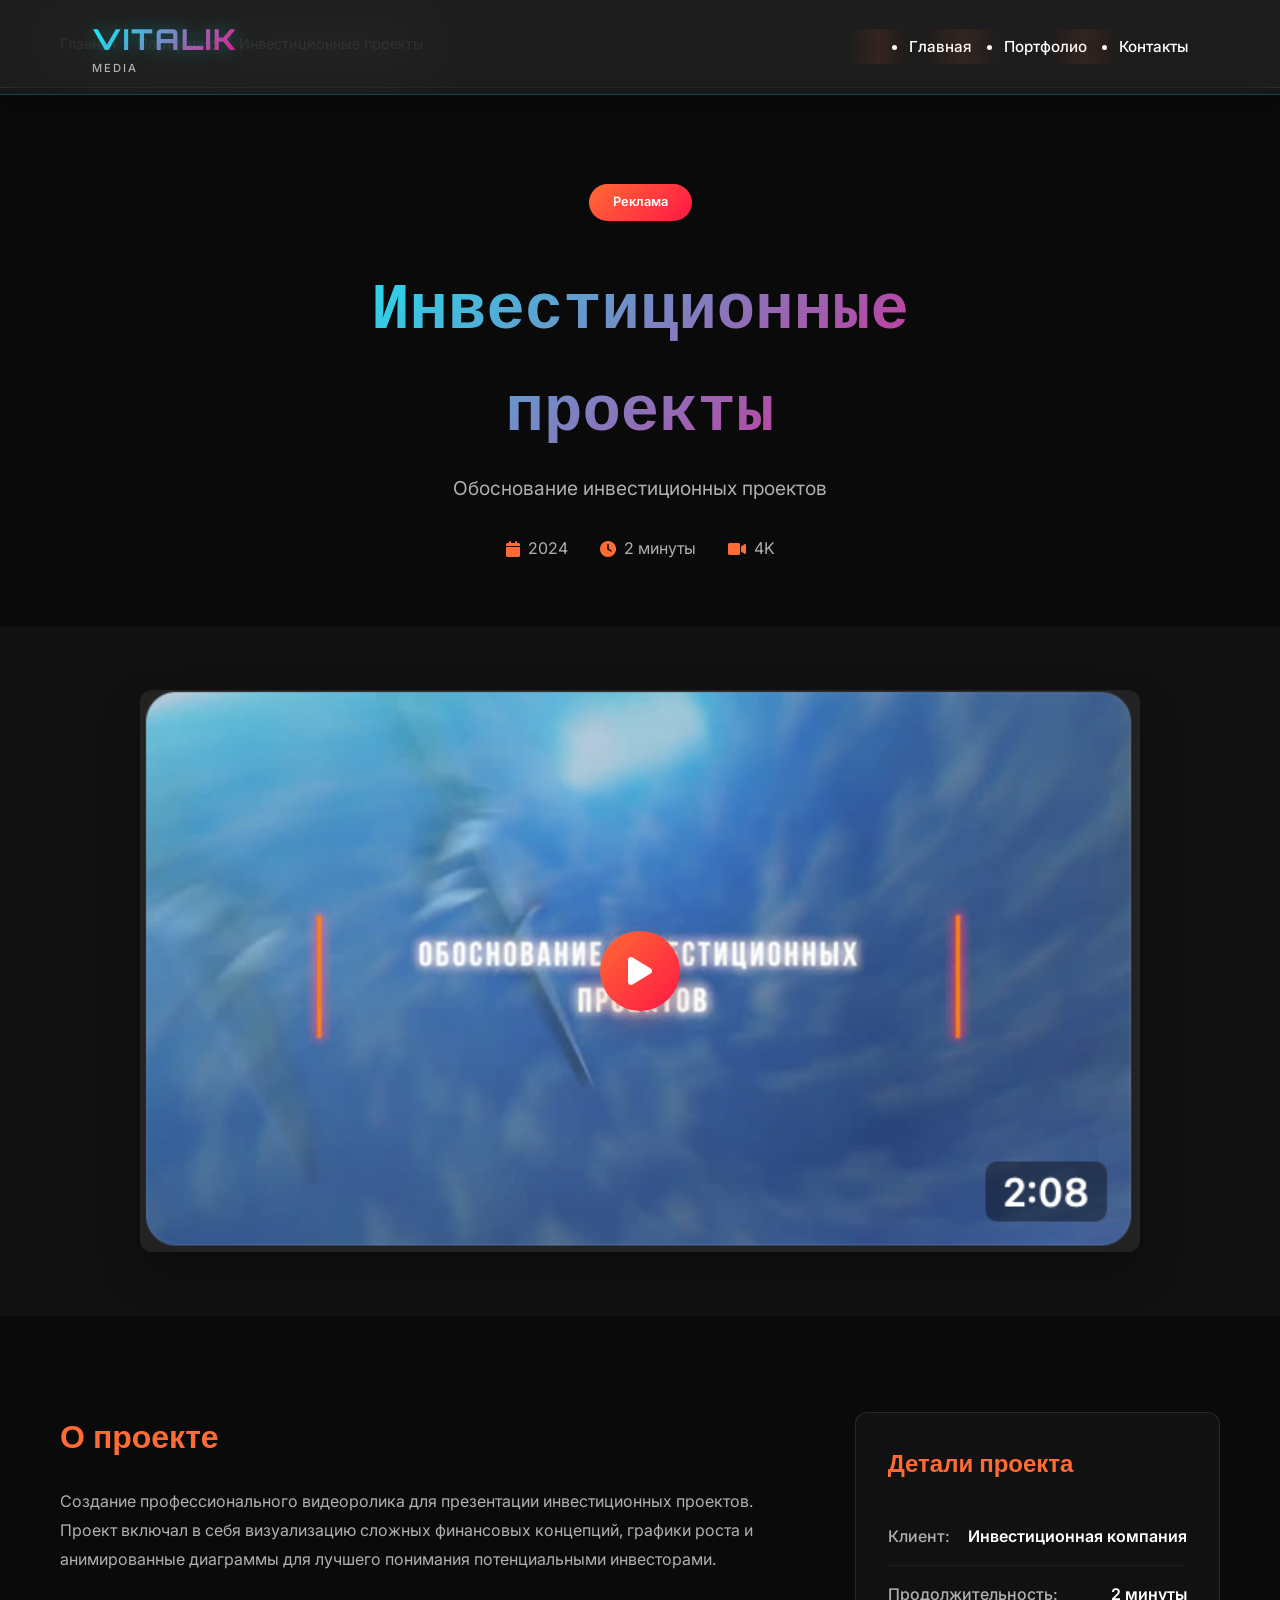
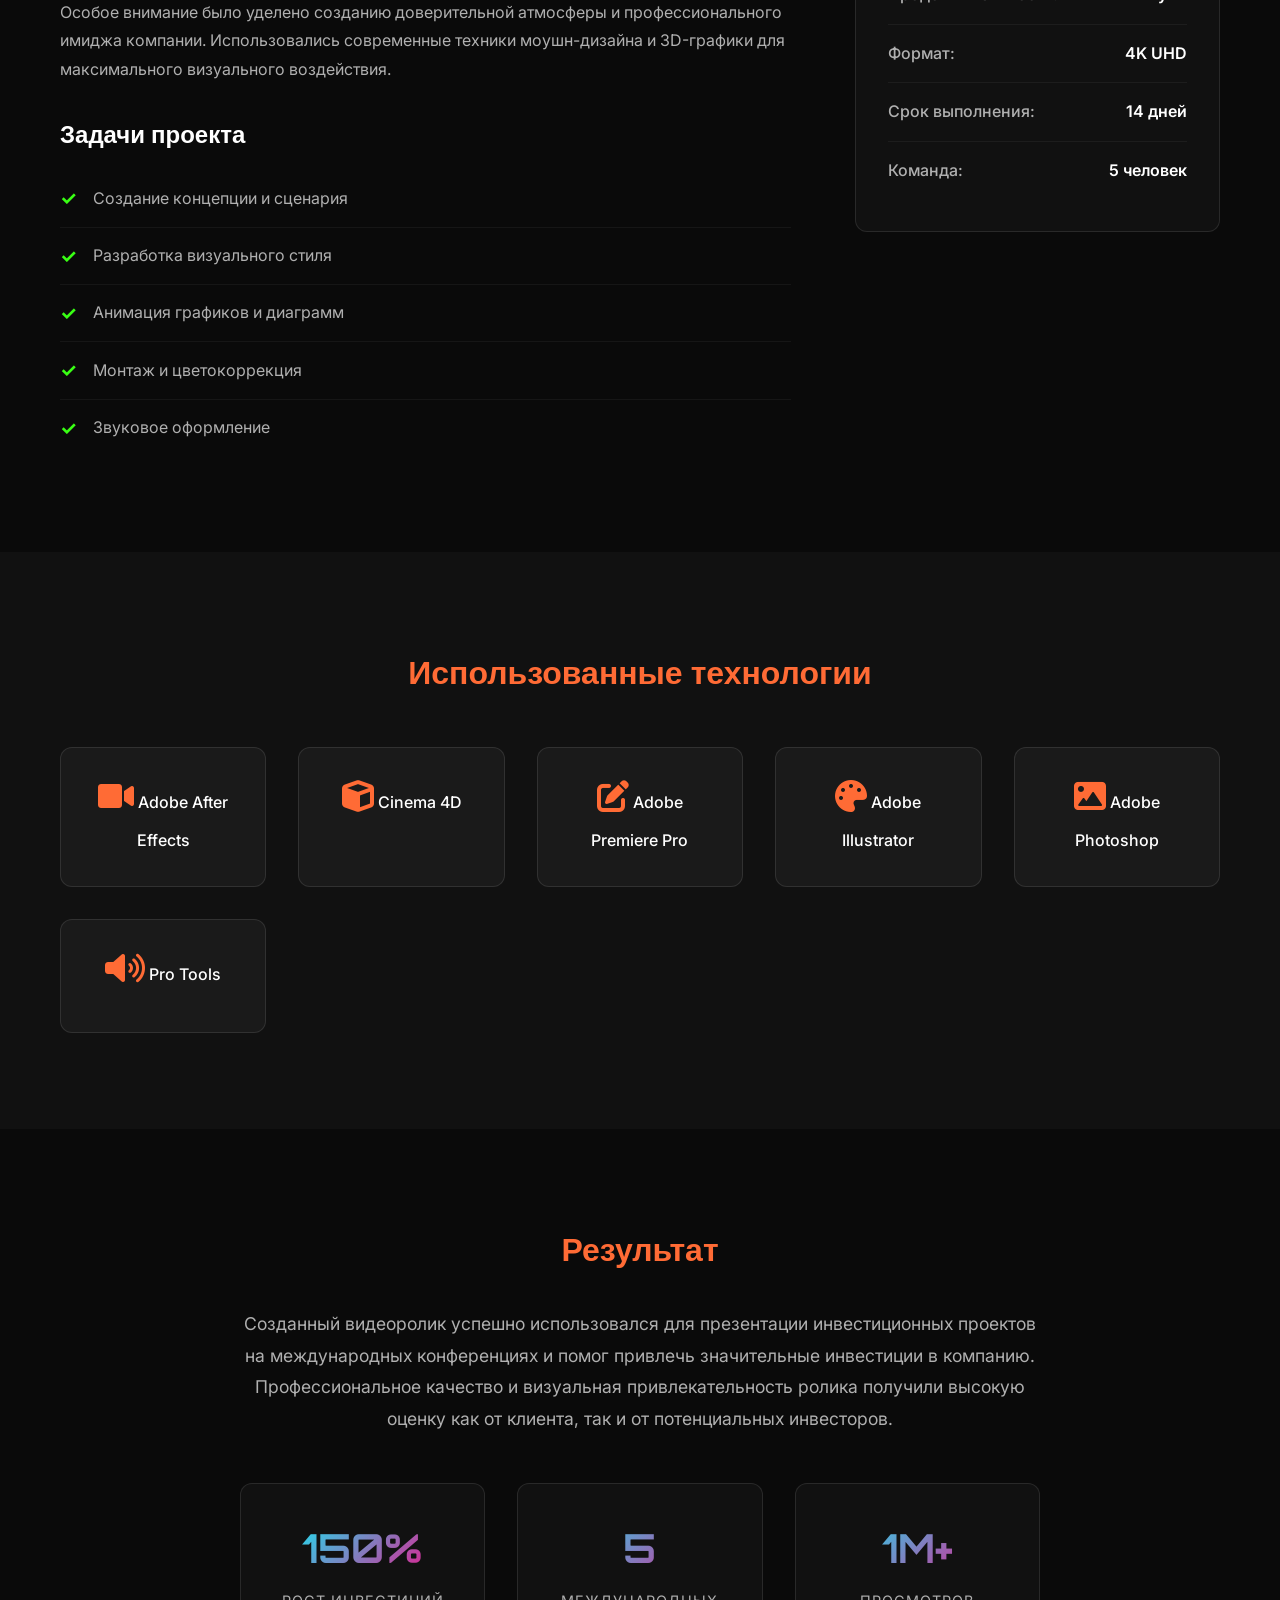
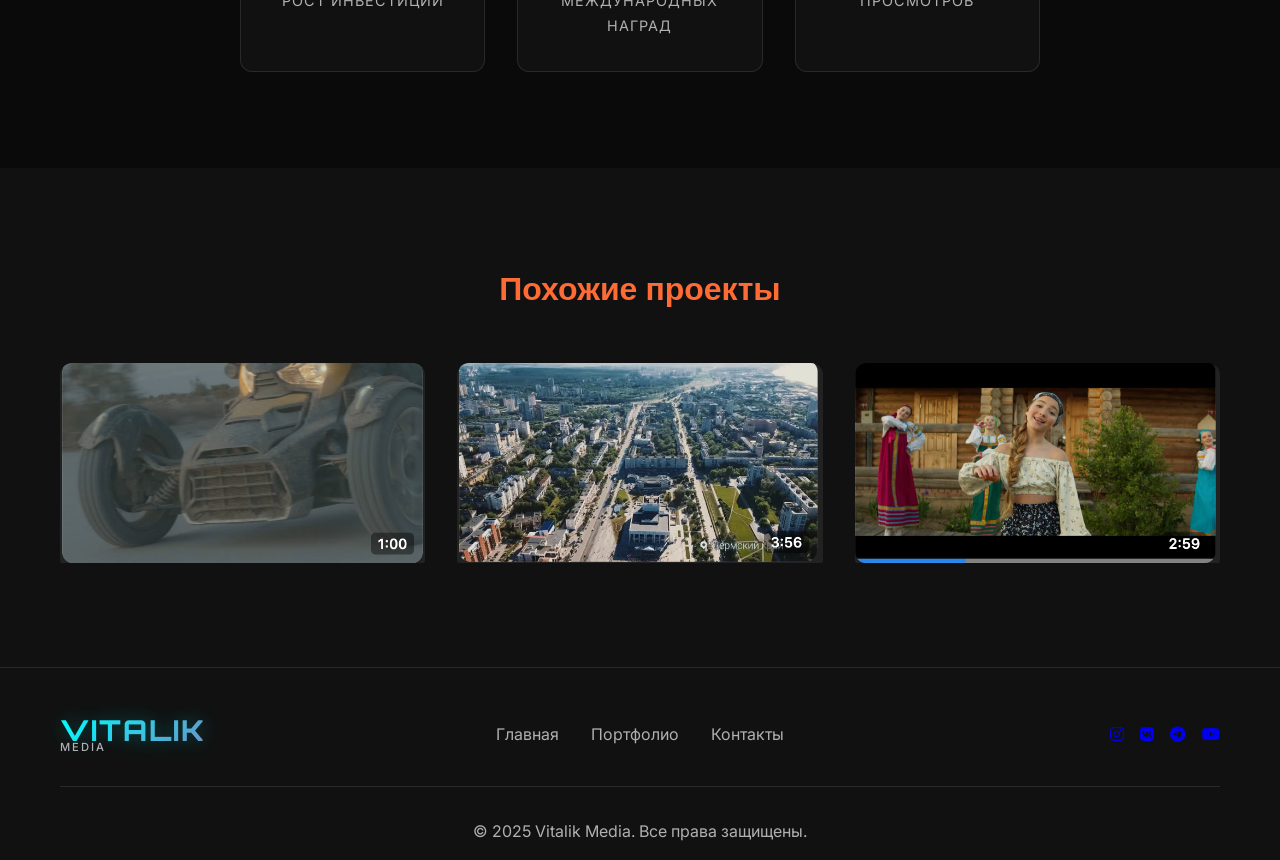
<file: project-1.html>
<!DOCTYPE html>
<html lang="ru">

<head>
    <meta charset="UTF-8">
    <meta name="viewport" content="width=device-width, initial-scale=1.0">
    <title>Инвестиционные проекты - Vitalik Media</title>
    <link rel="stylesheet" href="styles.css">
    <link
        href="https://fonts.googleapis.com/css2?family=Inter:wght@300;400;500;600;700;800;900&family=Space+Grotesk:wght@400;500;600;700&family=JetBrains+Mono:wght@400;500;600;700&family=Orbitron:wght@400;500;600;700;800;900&display=swap"
        rel="stylesheet">
    <link rel="stylesheet" href="https://cdnjs.cloudflare.com/ajax/libs/font-awesome/6.0.0/css/all.min.css">
</head>

<body>
    <!-- Навигация -->
    <nav class="navbar">
        <div class="container">
            <div class="nav-container">
                <div class="logo">
                    <div class="logo-text">VITALIK</div>
                    <div class="logo-subtitle">MEDIA</div>
                </div>
                <ul class="nav-menu" id="nav-menu">
                    <li><a href="index.html" class="nav-link">Главная</a></li>
                    <li><a href="index.html#portfolio" class="nav-link">Портфолио</a></li>
                    <li><a href="index.html#contact" class="nav-link">Контакты</a></li>
                </ul>
                <button class="nav-toggle" id="nav-toggle">
                    <span></span>
                    <span></span>
                    <span></span>
                </button>
            </div>
        </div>
    </nav>

    <!-- Хлебные крошки -->
    <section class="breadcrumbs">
        <div class="container">
            <nav class="breadcrumb-nav">
                <a href="index.html">Главная</a>
                <span>/</span>
                <a href="index.html#portfolio">Портфолио</a>
                <span>/</span>
                <span>Инвестиционные проекты</span>
            </nav>
        </div>
    </section>

    <!-- Заголовок проекта -->
    <section class="project-hero">
        <div class="container">
            <div class="project-header">
                <div class="project-category">Реклама</div>
                <h1 class="project-title">Инвестиционные проекты</h1>
                <p class="project-subtitle">Обоснование инвестиционных проектов</p>
                <div class="project-meta">
                    <div class="meta-item">
                        <i class="fas fa-calendar"></i>
                        <span>2024</span>
                    </div>
                    <div class="meta-item">
                        <i class="fas fa-clock"></i>
                        <span>2 минуты</span>
                    </div>
                    <div class="meta-item">
                        <i class="fas fa-video"></i>
                        <span>4K</span>
                    </div>
                </div>
            </div>
        </div>
    </section>

    <!-- Основное видео -->
    <section class="project-video">
        <div class="container">
            <div class="video-container">
                <div class="video-placeholder">
                    <img src="1.png" alt="Инвестиционные проекты">
                    <div class="play-button">
                        <i class="fas fa-play"></i>
                    </div>
                </div>
            </div>
        </div>
    </section>

    <!-- Описание проекта -->
    <section class="project-description">
        <div class="container">
            <div class="description-grid">
                <div class="description-content">
                    <h2>О проекте</h2>
                    <p>
                        Создание профессионального видеоролика для презентации инвестиционных проектов.
                        Проект включал в себя визуализацию сложных финансовых концепций, графики роста
                        и анимированные диаграммы для лучшего понимания потенциальными инвесторами.
                    </p>
                    <p>
                        Особое внимание было уделено созданию доверительной атмосферы и профессионального
                        имиджа компании. Использовались современные техники моушн-дизайна и 3D-графики
                        для максимального визуального воздействия.
                    </p>

                    <h3>Задачи проекта</h3>
                    <ul class="project-tasks">
                        <li>Создание концепции и сценария</li>
                        <li>Разработка визуального стиля</li>
                        <li>Анимация графиков и диаграмм</li>
                        <li>Монтаж и цветокоррекция</li>
                        <li>Звуковое оформление</li>
                    </ul>
                </div>
                <div class="project-details">
                    <div class="detail-card">
                        <h3>Детали проекта</h3>
                        <div class="detail-item">
                            <span class="detail-label">Клиент:</span>
                            <span class="detail-value">Инвестиционная компания</span>
                        </div>
                        <div class="detail-item">
                            <span class="detail-label">Продолжительность:</span>
                            <span class="detail-value">2 минуты</span>
                        </div>
                        <div class="detail-item">
                            <span class="detail-label">Формат:</span>
                            <span class="detail-value">4K UHD</span>
                        </div>
                        <div class="detail-item">
                            <span class="detail-label">Срок выполнения:</span>
                            <span class="detail-value">14 дней</span>
                        </div>
                        <div class="detail-item">
                            <span class="detail-label">Команда:</span>
                            <span class="detail-value">5 человек</span>
                        </div>
                    </div>
                </div>
            </div>
        </div>
    </section>

    <!-- Технологии -->
    <section class="project-tech">
        <div class="container">
            <h2>Использованные технологии</h2>
            <div class="tech-grid">
                <div class="tech-item">
                    <i class="fas fa-video"></i>
                    <span>Adobe After Effects</span>
                </div>
                <div class="tech-item">
                    <i class="fas fa-cube"></i>
                    <span>Cinema 4D</span>
                </div>
                <div class="tech-item">
                    <i class="fas fa-edit"></i>
                    <span>Adobe Premiere Pro</span>
                </div>
                <div class="tech-item">
                    <i class="fas fa-palette"></i>
                    <span>Adobe Illustrator</span>
                </div>
                <div class="tech-item">
                    <i class="fas fa-image"></i>
                    <span>Adobe Photoshop</span>
                </div>
                <div class="tech-item">
                    <i class="fas fa-volume-up"></i>
                    <span>Pro Tools</span>
                </div>
            </div>
        </div>
    </section>

    <!-- Результат -->
    <section class="project-result">
        <div class="container">
            <div class="result-content">
                <h2>Результат</h2>
                <p>
                    Созданный видеоролик успешно использовался для презентации инвестиционных проектов
                    на международных конференциях и помог привлечь значительные инвестиции в компанию.
                    Профессиональное качество и визуальная привлекательность ролика получили высокую
                    оценку как от клиента, так и от потенциальных инвесторов.
                </p>
                <div class="result-stats">
                    <div class="stat-item">
                        <span class="stat-number">150%</span>
                        <span class="stat-label">Рост инвестиций</span>
                    </div>
                    <div class="stat-item">
                        <span class="stat-number">5</span>
                        <span class="stat-label">Международных наград</span>
                    </div>
                    <div class="stat-item">
                        <span class="stat-number">1M+</span>
                        <span class="stat-label">Просмотров</span>
                    </div>
                </div>
            </div>
        </div>
    </section>

    <!-- Связанные проекты -->
    <section class="related-projects">
        <div class="container">
            <h2>Похожие проекты</h2>
            <div class="related-grid">
                <div class="related-item">
                    <img src="2.png" alt="Музыкальный клип">
                    <div class="related-overlay">
                        <h3>Музыкальный клип</h3>
                        <a href="project-2.html">Смотреть</a>
                    </div>
                </div>
                <div class="related-item">
                    <img src="3.png" alt="Корпоративное видео">
                    <div class="related-overlay">
                        <h3>Корпоративное видео</h3>
                        <a href="project-3.html">Смотреть</a>
                    </div>
                </div>
                <div class="related-item">
                    <img src="5.png" alt="Рекламный ролик">
                    <div class="related-overlay">
                        <h3>Рекламный ролик</h3>
                        <a href="project-5.html">Смотреть</a>
                    </div>
                </div>
            </div>
        </div>
    </section>

    <!-- Футер -->
    <footer class="footer">
        <div class="container">
            <div class="footer-content">
                <div class="footer-logo">
                    <div class="logo-text">VITALIK</div>
                    <div class="logo-subtitle">MEDIA</div>
                </div>
                <div class="footer-links">
                    <a href="index.html">Главная</a>
                    <a href="index.html#portfolio">Портфолио</a>
                    <a href="index.html#contact">Контакты</a>
                </div>
                <div class="footer-social">
                    <a href="#"><i class="fab fa-instagram"></i></a>
                    <a href="#"><i class="fab fa-vk"></i></a>
                    <a href="#"><i class="fab fa-telegram"></i></a>
                    <a href="#"><i class="fab fa-youtube"></i></a>
                </div>
            </div>
            <div class="footer-bottom">
                <p>&copy; 2025 Vitalik Media. Все права защищены.</p>
            </div>
        </div>
    </footer>

    <script>
        // Мобильное меню
        const navToggle = document.getElementById('nav-toggle');
        const navMenu = document.getElementById('nav-menu');

        navToggle.addEventListener('click', () => {
            navMenu.classList.toggle('active');
            navToggle.classList.toggle('active');
        });

        // Плавная прокрутка
        document.querySelectorAll('a[href^="#"]').forEach(anchor => {
            anchor.addEventListener('click', function (e) {
                e.preventDefault();
                const target = document.querySelector(this.getAttribute('href'));
                if (target) {
                    target.scrollIntoView({
                        behavior: 'smooth',
                        block: 'start'
                    });
                }
            });
        });

        // Анимация при скролле
        const observerOptions = {
            threshold: 0.1,
            rootMargin: '0px 0px -50px 0px'
        };

        const observer = new IntersectionObserver((entries) => {
            entries.forEach(entry => {
                if (entry.isIntersecting) {
                    entry.target.classList.add('animate-in');
                }
            });
        }, observerOptions);

        document.querySelectorAll('.detail-card, .tech-item, .related-item').forEach(el => {
            observer.observe(el);
        });
    </script>
</body>

</html>
</file>
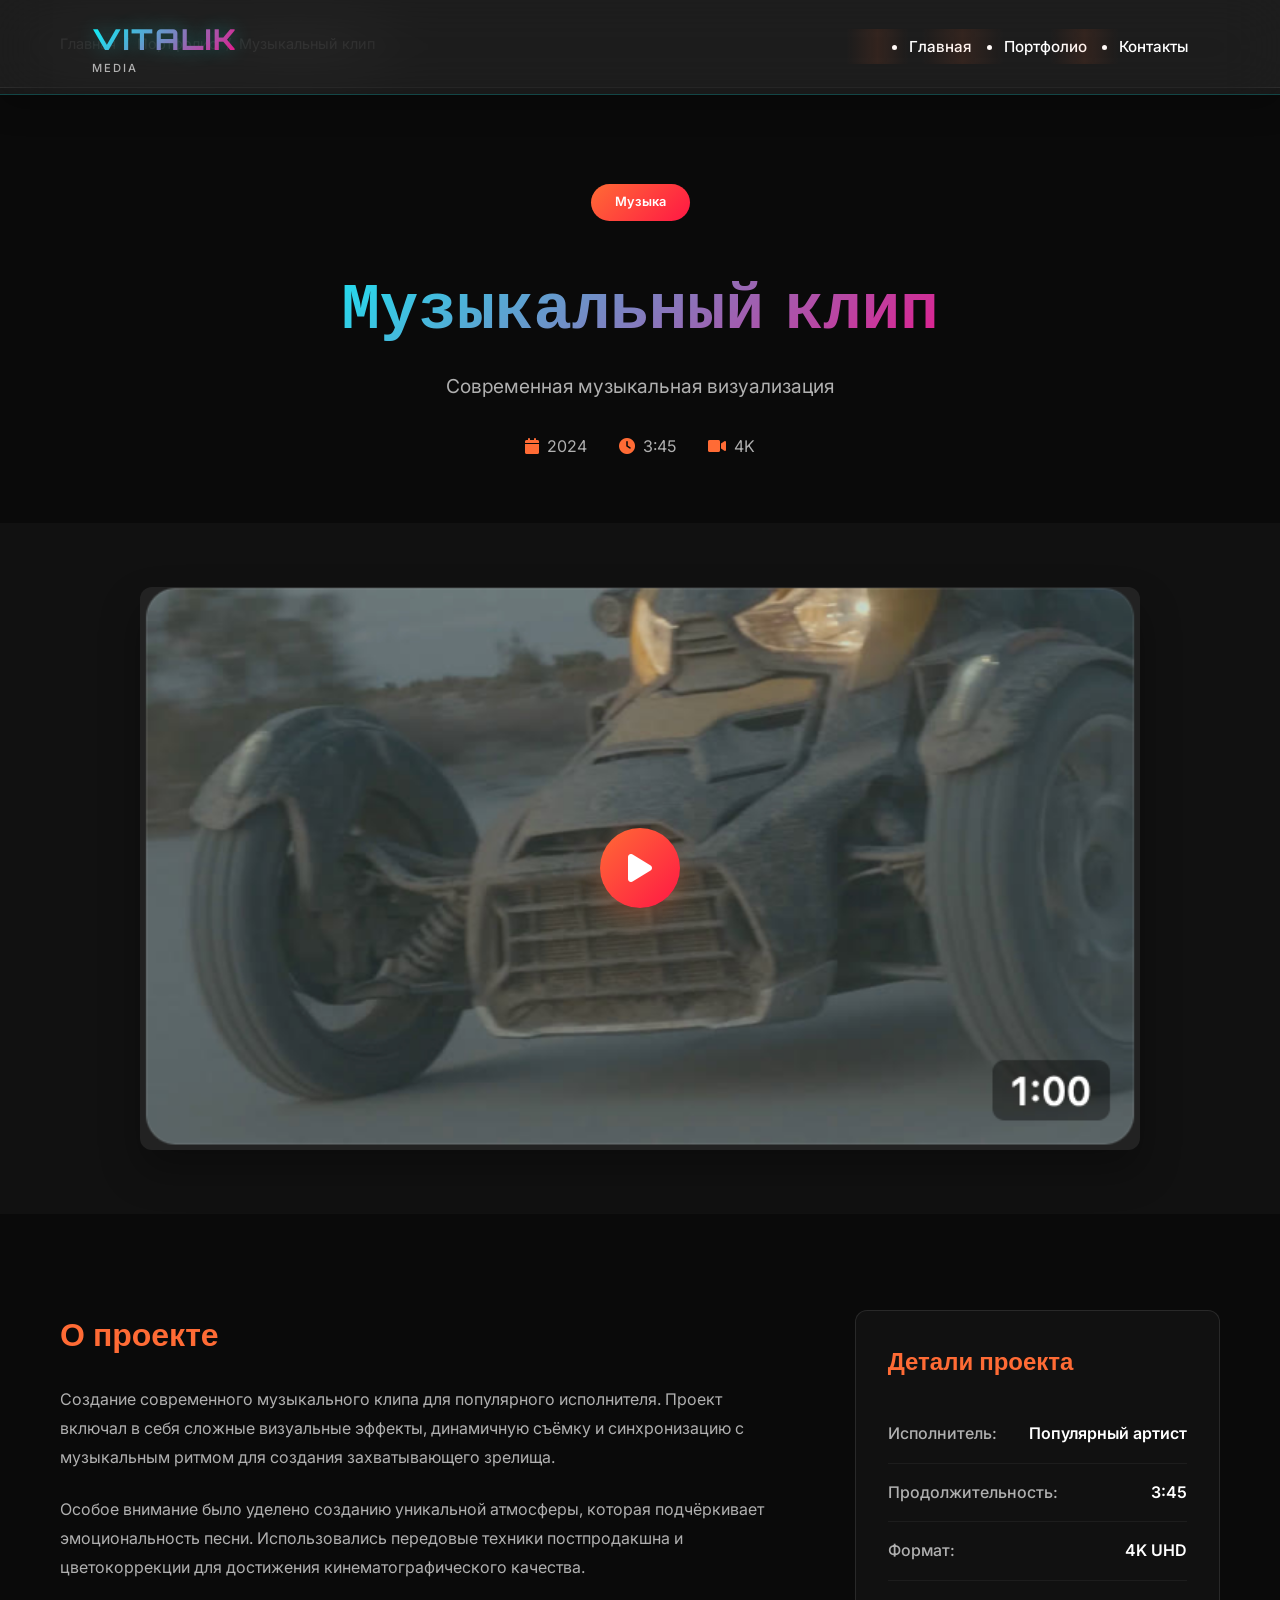
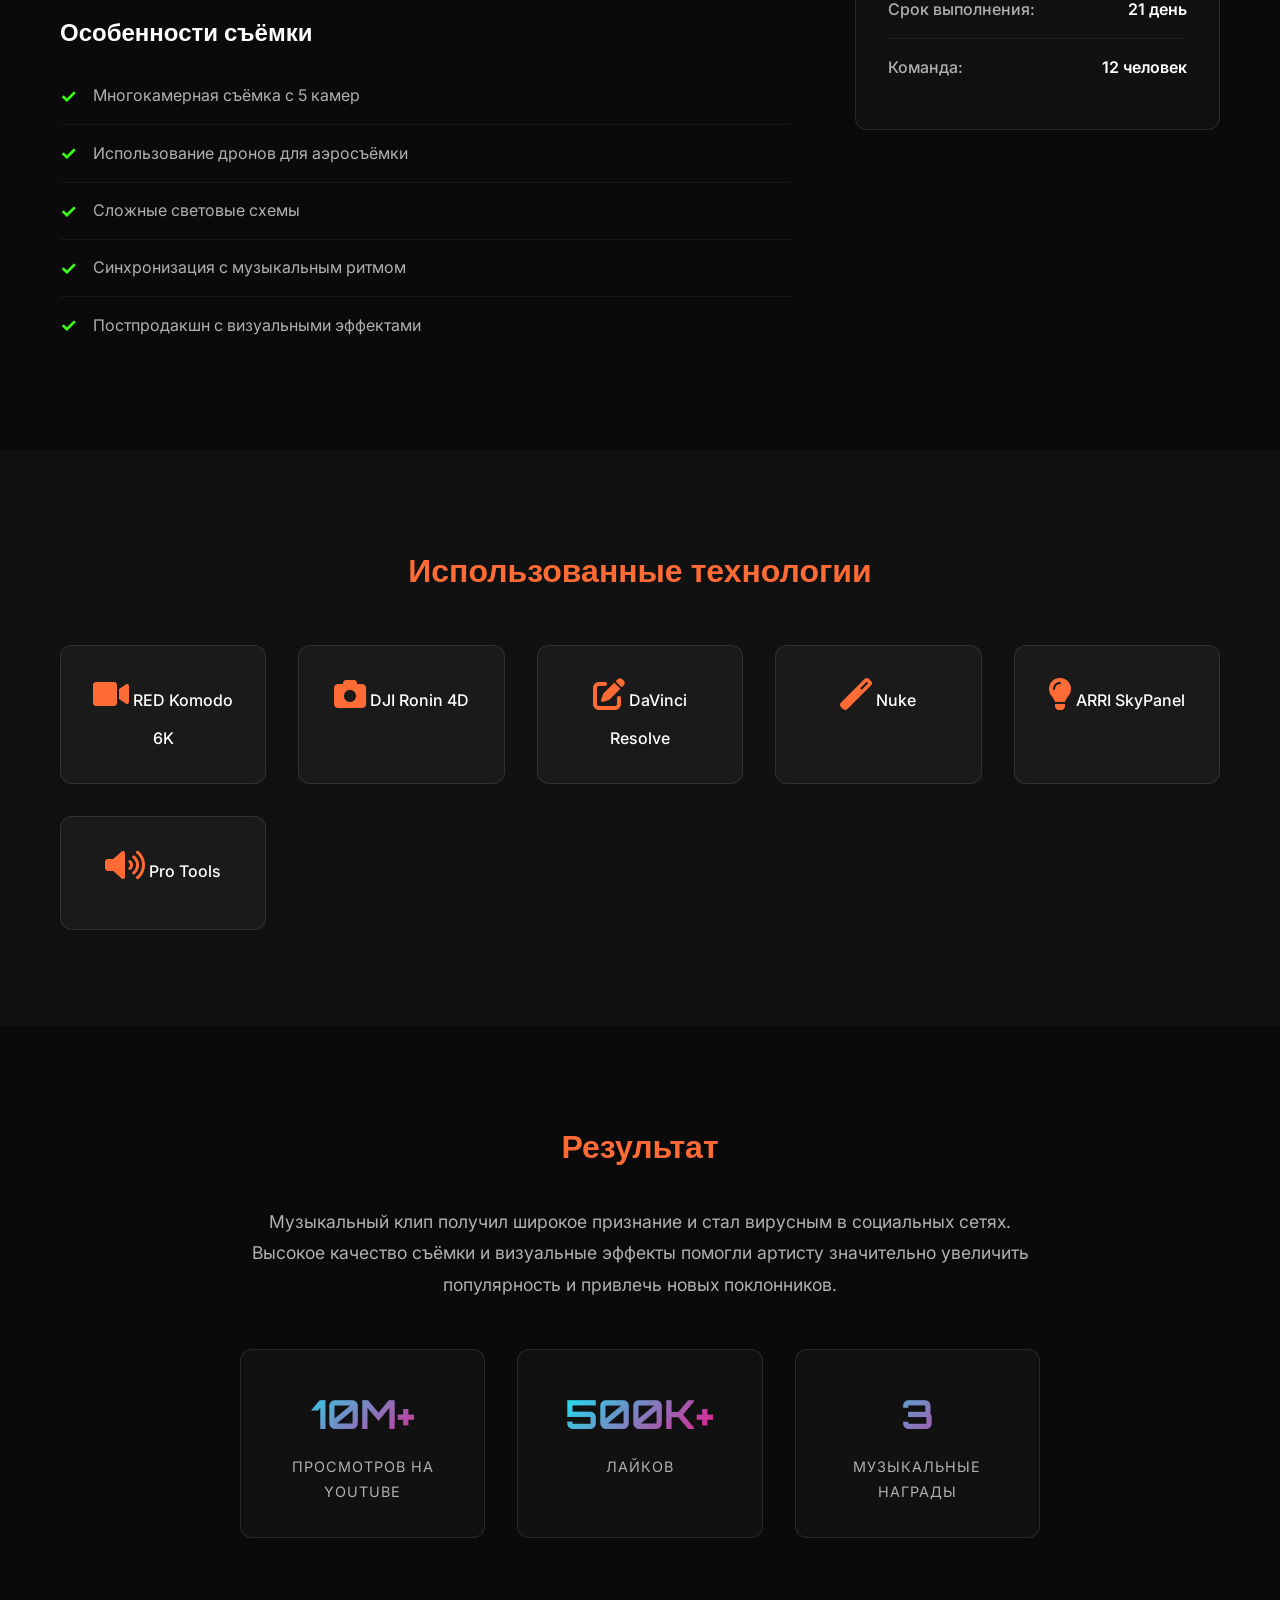
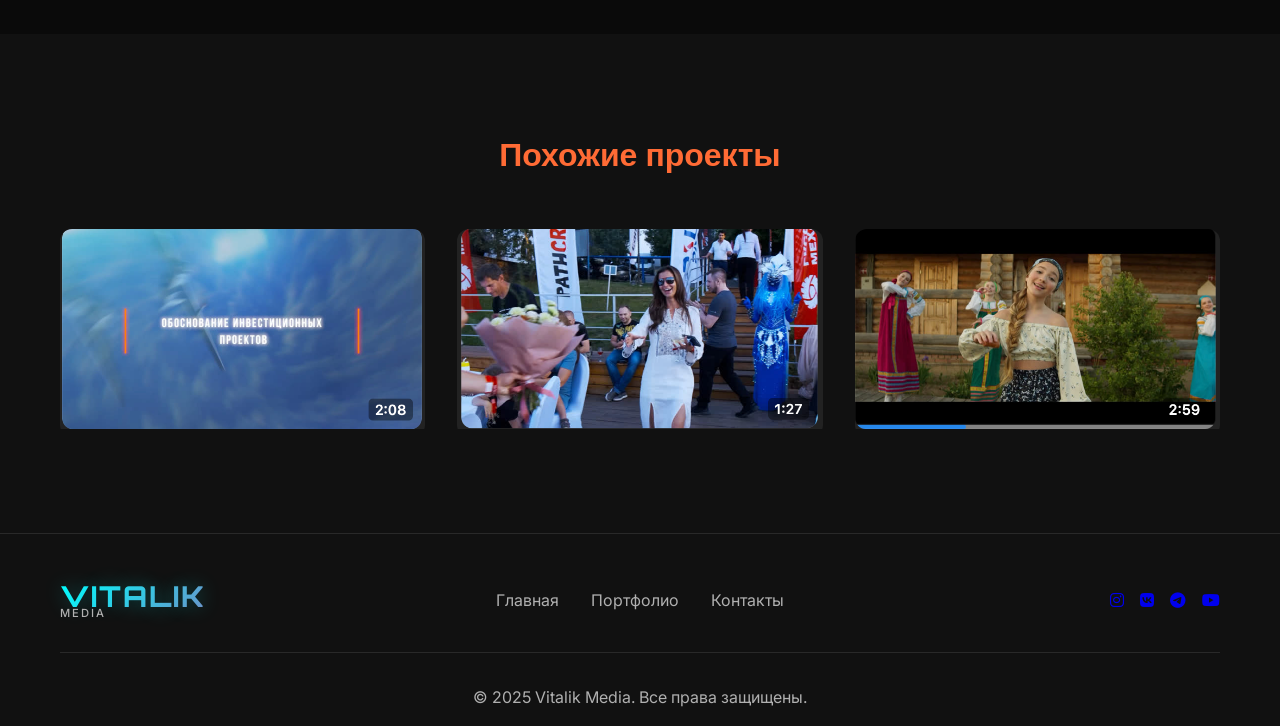
<file: project-2.html>
<!DOCTYPE html>
<html lang="ru">

<head>
    <meta charset="UTF-8">
    <meta name="viewport" content="width=device-width, initial-scale=1.0">
    <title>Музыкальный клип - Vitalik Media</title>
    <link rel="stylesheet" href="styles.css">
    <link
        href="https://fonts.googleapis.com/css2?family=Inter:wght@300;400;500;600;700;800;900&family=Space+Grotesk:wght@400;500;600;700&family=JetBrains+Mono:wght@400;500;600;700&family=Orbitron:wght@400;500;600;700;800;900&display=swap"
        rel="stylesheet">
    <link rel="stylesheet" href="https://cdnjs.cloudflare.com/ajax/libs/font-awesome/6.0.0/css/all.min.css">
</head>

<body>
    <!-- Навигация -->
    <nav class="navbar">
        <div class="container">
            <div class="nav-container">
                <div class="logo">
                    <div class="logo-text">VITALIK</div>
                    <div class="logo-subtitle">MEDIA</div>
                </div>
                <ul class="nav-menu" id="nav-menu">
                    <li><a href="index.html" class="nav-link">Главная</a></li>
                    <li><a href="index.html#portfolio" class="nav-link">Портфолио</a></li>
                    <li><a href="index.html#contact" class="nav-link">Контакты</a></li>
                </ul>
                <button class="nav-toggle" id="nav-toggle">
                    <span></span>
                    <span></span>
                    <span></span>
                </button>
            </div>
        </div>
    </nav>

    <!-- Хлебные крошки -->
    <section class="breadcrumbs">
        <div class="container">
            <nav class="breadcrumb-nav">
                <a href="index.html">Главная</a>
                <span>/</span>
                <a href="index.html#portfolio">Портфолио</a>
                <span>/</span>
                <span>Музыкальный клип</span>
            </nav>
        </div>
    </section>

    <!-- Заголовок проекта -->
    <section class="project-hero">
        <div class="container">
            <div class="project-header">
                <div class="project-category">Музыка</div>
                <h1 class="project-title">Музыкальный клип</h1>
                <p class="project-subtitle">Современная музыкальная визуализация</p>
                <div class="project-meta">
                    <div class="meta-item">
                        <i class="fas fa-calendar"></i>
                        <span>2024</span>
                    </div>
                    <div class="meta-item">
                        <i class="fas fa-clock"></i>
                        <span>3:45</span>
                    </div>
                    <div class="meta-item">
                        <i class="fas fa-video"></i>
                        <span>4K</span>
                    </div>
                </div>
            </div>
        </div>
    </section>

    <!-- Основное видео -->
    <section class="project-video">
        <div class="container">
            <div class="video-container">
                <div class="video-placeholder">
                    <img src="2.png" alt="Музыкальный клип">
                    <div class="play-button">
                        <i class="fas fa-play"></i>
                    </div>
                </div>
            </div>
        </div>
    </section>

    <!-- Описание проекта -->
    <section class="project-description">
        <div class="container">
            <div class="description-grid">
                <div class="description-content">
                    <h2>О проекте</h2>
                    <p>
                        Создание современного музыкального клипа для популярного исполнителя.
                        Проект включал в себя сложные визуальные эффекты, динамичную съёмку
                        и синхронизацию с музыкальным ритмом для создания захватывающего зрелища.
                    </p>
                    <p>
                        Особое внимание было уделено созданию уникальной атмосферы, которая
                        подчёркивает эмоциональность песни. Использовались передовые техники
                        постпродакшна и цветокоррекции для достижения кинематографического качества.
                    </p>

                    <h3>Особенности съёмки</h3>
                    <ul class="project-tasks">
                        <li>Многокамерная съёмка с 5 камер</li>
                        <li>Использование дронов для аэросъёмки</li>
                        <li>Сложные световые схемы</li>
                        <li>Синхронизация с музыкальным ритмом</li>
                        <li>Постпродакшн с визуальными эффектами</li>
                    </ul>
                </div>
                <div class="project-details">
                    <div class="detail-card">
                        <h3>Детали проекта</h3>
                        <div class="detail-item">
                            <span class="detail-label">Исполнитель:</span>
                            <span class="detail-value">Популярный артист</span>
                        </div>
                        <div class="detail-item">
                            <span class="detail-label">Продолжительность:</span>
                            <span class="detail-value">3:45</span>
                        </div>
                        <div class="detail-item">
                            <span class="detail-label">Формат:</span>
                            <span class="detail-value">4K UHD</span>
                        </div>
                        <div class="detail-item">
                            <span class="detail-label">Срок выполнения:</span>
                            <span class="detail-value">21 день</span>
                        </div>
                        <div class="detail-item">
                            <span class="detail-label">Команда:</span>
                            <span class="detail-value">12 человек</span>
                        </div>
                    </div>
                </div>
            </div>
        </div>
    </section>

    <!-- Технологии -->
    <section class="project-tech">
        <div class="container">
            <h2>Использованные технологии</h2>
            <div class="tech-grid">
                <div class="tech-item">
                    <i class="fas fa-video"></i>
                    <span>RED Komodo 6K</span>
                </div>
                <div class="tech-item">
                    <i class="fas fa-camera"></i>
                    <span>DJI Ronin 4D</span>
                </div>
                <div class="tech-item">
                    <i class="fas fa-edit"></i>
                    <span>DaVinci Resolve</span>
                </div>
                <div class="tech-item">
                    <i class="fas fa-magic"></i>
                    <span>Nuke</span>
                </div>
                <div class="tech-item">
                    <i class="fas fa-lightbulb"></i>
                    <span>ARRI SkyPanel</span>
                </div>
                <div class="tech-item">
                    <i class="fas fa-volume-up"></i>
                    <span>Pro Tools</span>
                </div>
            </div>
        </div>
    </section>

    <!-- Результат -->
    <section class="project-result">
        <div class="container">
            <div class="result-content">
                <h2>Результат</h2>
                <p>
                    Музыкальный клип получил широкое признание и стал вирусным в социальных сетях.
                    Высокое качество съёмки и визуальные эффекты помогли артисту значительно
                    увеличить популярность и привлечь новых поклонников.
                </p>
                <div class="result-stats">
                    <div class="stat-item">
                        <span class="stat-number">10M+</span>
                        <span class="stat-label">Просмотров на YouTube</span>
                    </div>
                    <div class="stat-item">
                        <span class="stat-number">500K+</span>
                        <span class="stat-label">Лайков</span>
                    </div>
                    <div class="stat-item">
                        <span class="stat-number">3</span>
                        <span class="stat-label">Музыкальные награды</span>
                    </div>
                </div>
            </div>
        </div>
    </section>

    <!-- Связанные проекты -->
    <section class="related-projects">
        <div class="container">
            <h2>Похожие проекты</h2>
            <div class="related-grid">
                <div class="related-item">
                    <img src="1.png" alt="Инвестиционные проекты">
                    <div class="related-overlay">
                        <h3>Инвестиционные проекты</h3>
                        <a href="project-1.html">Смотреть</a>
                    </div>
                </div>
                <div class="related-item">
                    <img src="4.png" alt="Художественный фильм">
                    <div class="related-overlay">
                        <h3>Художественный фильм</h3>
                        <a href="project-4.html">Смотреть</a>
                    </div>
                </div>
                <div class="related-item">
                    <img src="5.png" alt="Рекламный ролик">
                    <div class="related-overlay">
                        <h3>Рекламный ролик</h3>
                        <a href="project-5.html">Смотреть</a>
                    </div>
                </div>
            </div>
        </div>
    </section>

    <!-- Футер -->
    <footer class="footer">
        <div class="container">
            <div class="footer-content">
                <div class="footer-logo">
                    <div class="logo-text">VITALIK</div>
                    <div class="logo-subtitle">MEDIA</div>
                </div>
                <div class="footer-links">
                    <a href="index.html">Главная</a>
                    <a href="index.html#portfolio">Портфолио</a>
                    <a href="index.html#contact">Контакты</a>
                </div>
                <div class="footer-social">
                    <a href="#"><i class="fab fa-instagram"></i></a>
                    <a href="#"><i class="fab fa-vk"></i></a>
                    <a href="#"><i class="fab fa-telegram"></i></a>
                    <a href="#"><i class="fab fa-youtube"></i></a>
                </div>
            </div>
            <div class="footer-bottom">
                <p>&copy; 2025 Vitalik Media. Все права защищены.</p>
            </div>
        </div>
    </footer>

    <script>
        // Мобильное меню
        const navToggle = document.getElementById('nav-toggle');
        const navMenu = document.getElementById('nav-menu');

        navToggle.addEventListener('click', () => {
            navMenu.classList.toggle('active');
            navToggle.classList.toggle('active');
        });

        // Плавная прокрутка
        document.querySelectorAll('a[href^="#"]').forEach(anchor => {
            anchor.addEventListener('click', function (e) {
                e.preventDefault();
                const target = document.querySelector(this.getAttribute('href'));
                if (target) {
                    target.scrollIntoView({
                        behavior: 'smooth',
                        block: 'start'
                    });
                }
            });
        });

        // Анимация при скролле
        const observerOptions = {
            threshold: 0.1,
            rootMargin: '0px 0px -50px 0px'
        };

        const observer = new IntersectionObserver((entries) => {
            entries.forEach(entry => {
                if (entry.isIntersecting) {
                    entry.target.classList.add('animate-in');
                }
            });
        }, observerOptions);

        document.querySelectorAll('.detail-card, .tech-item, .related-item').forEach(el => {
            observer.observe(el);
        });
    </script>
</body>

</html>
</file>
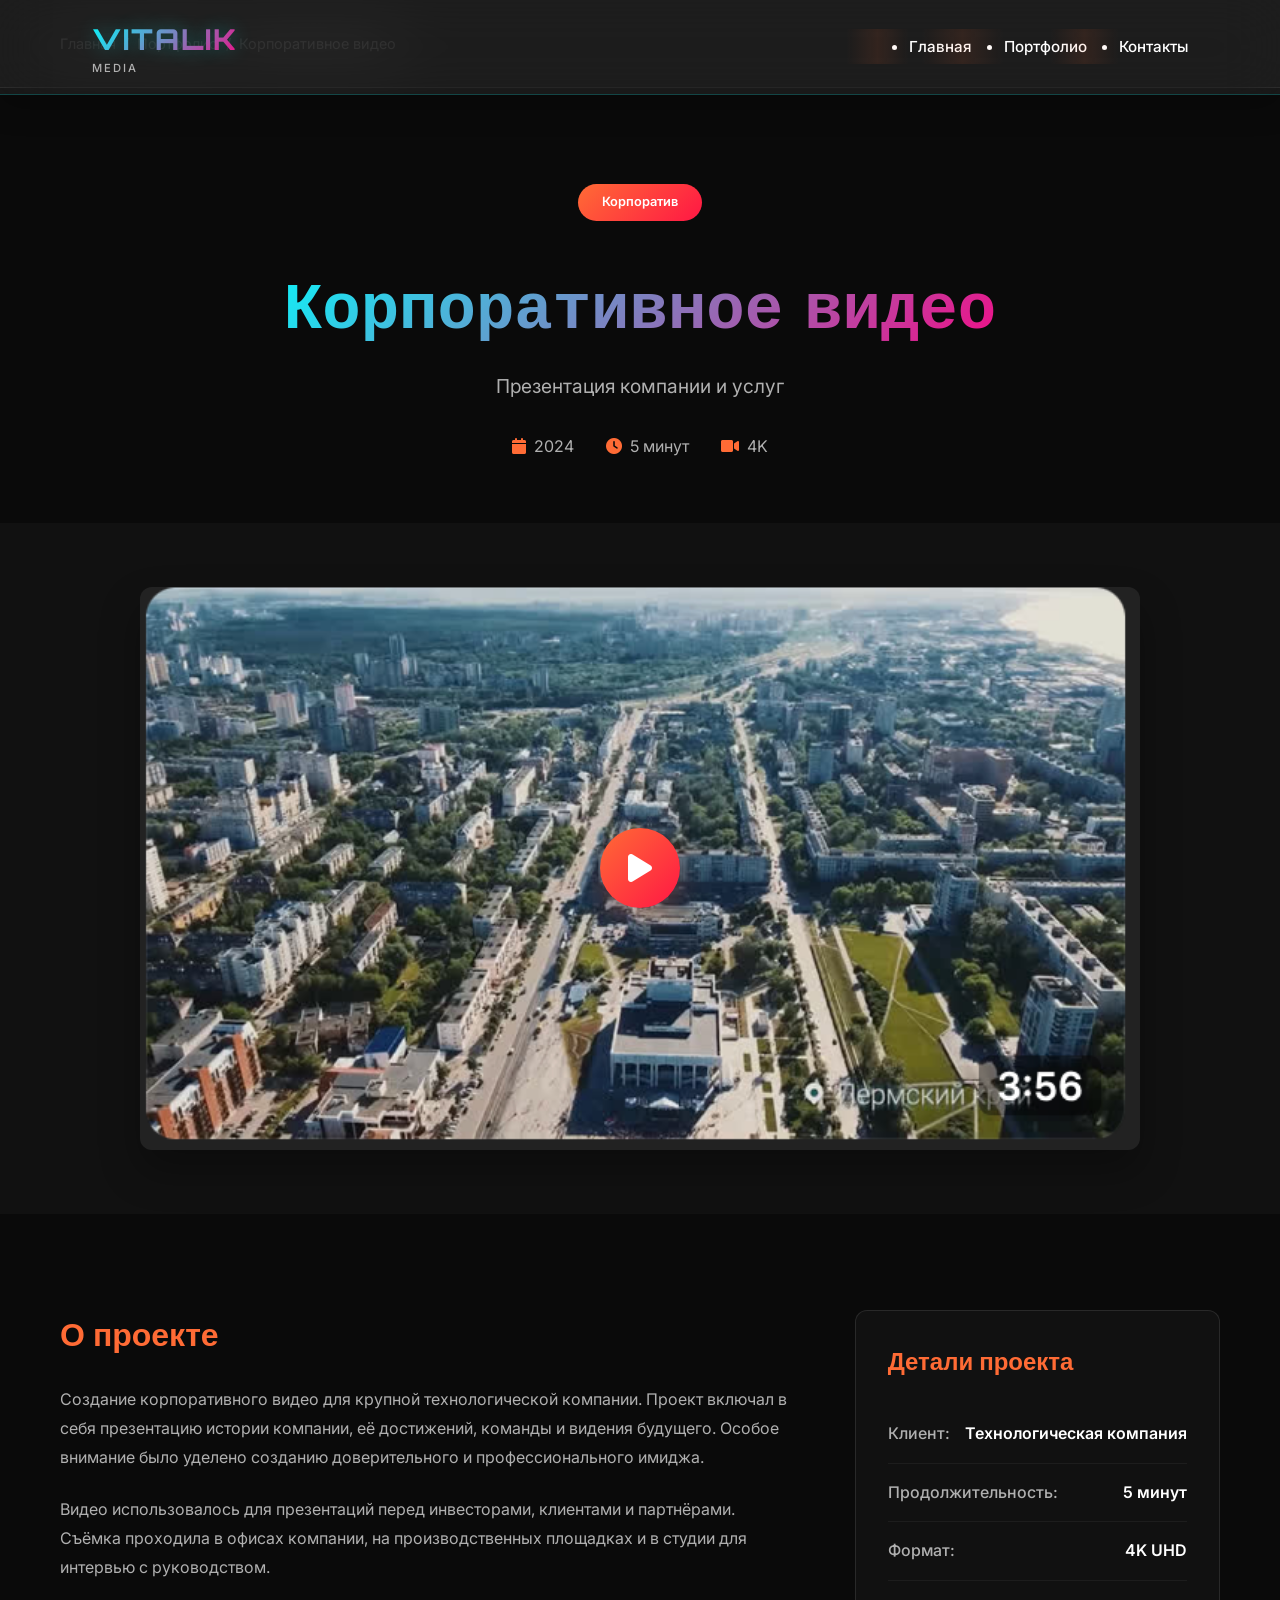
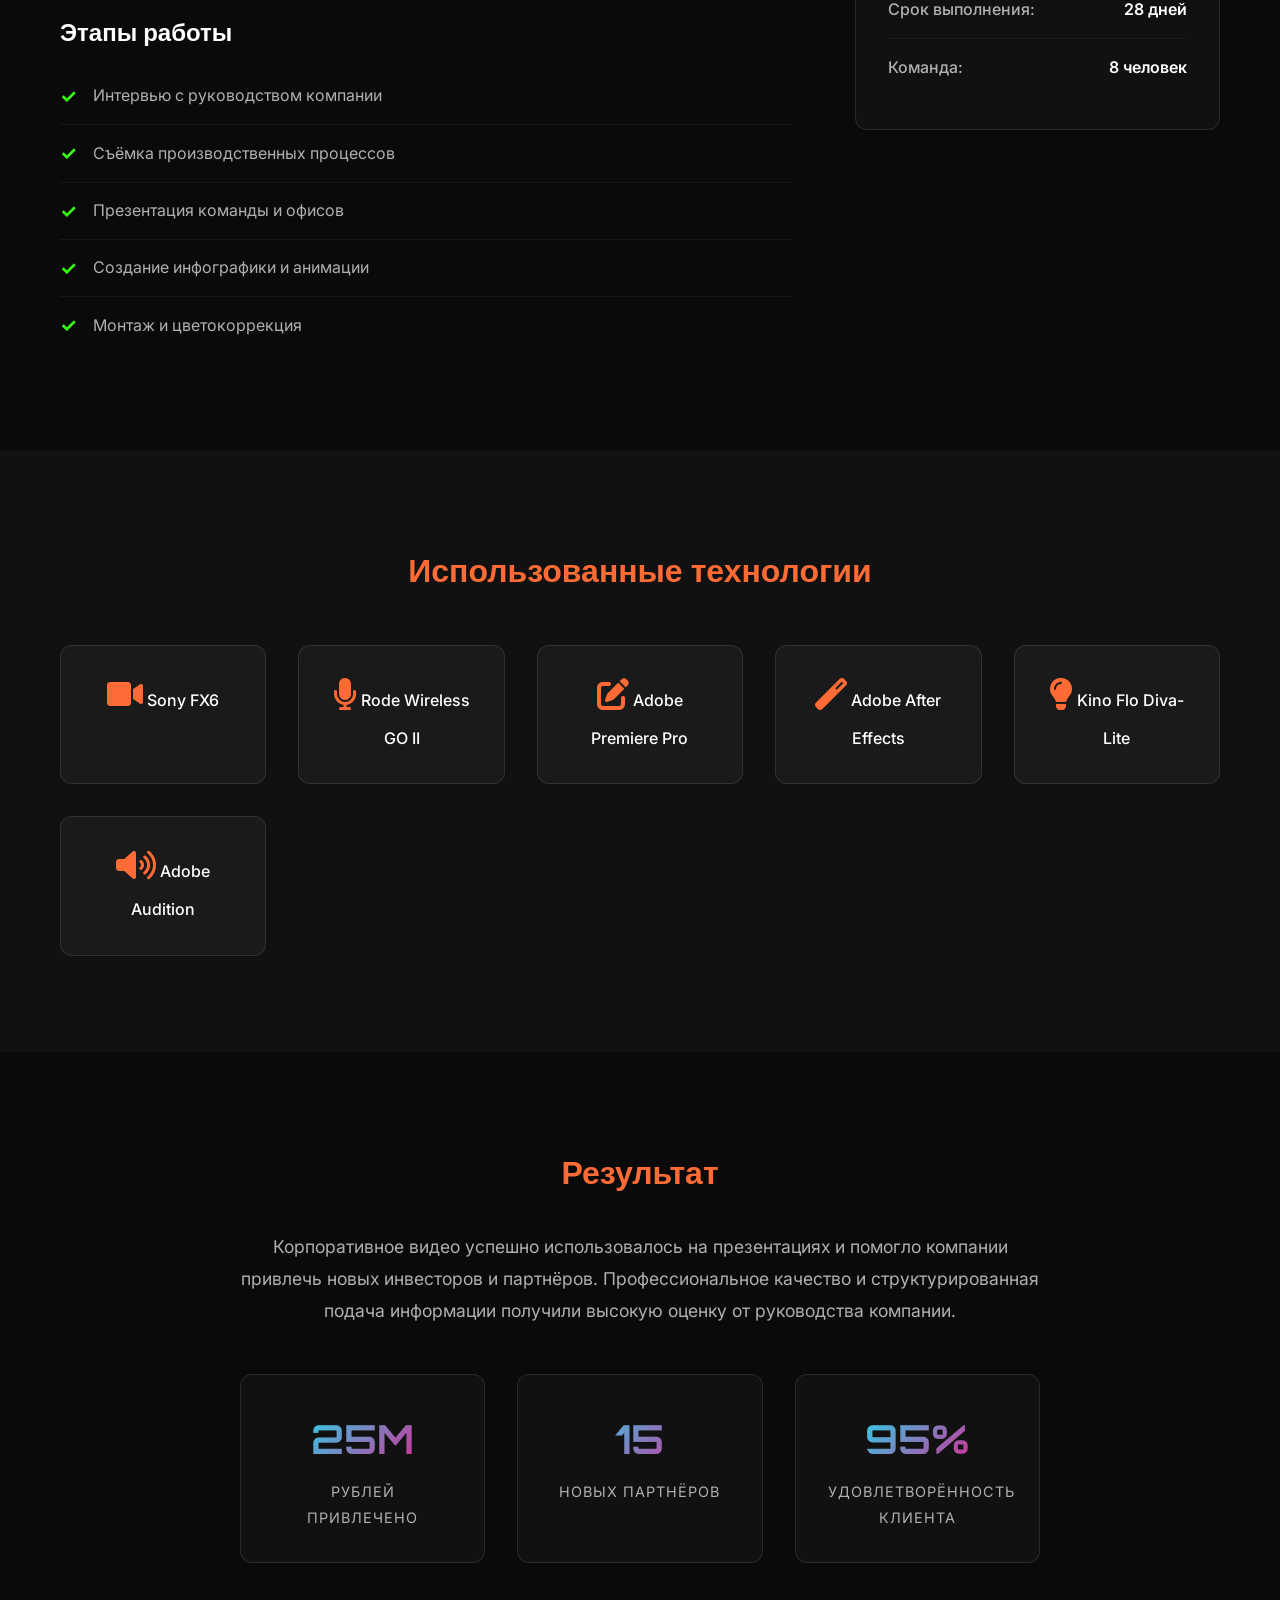
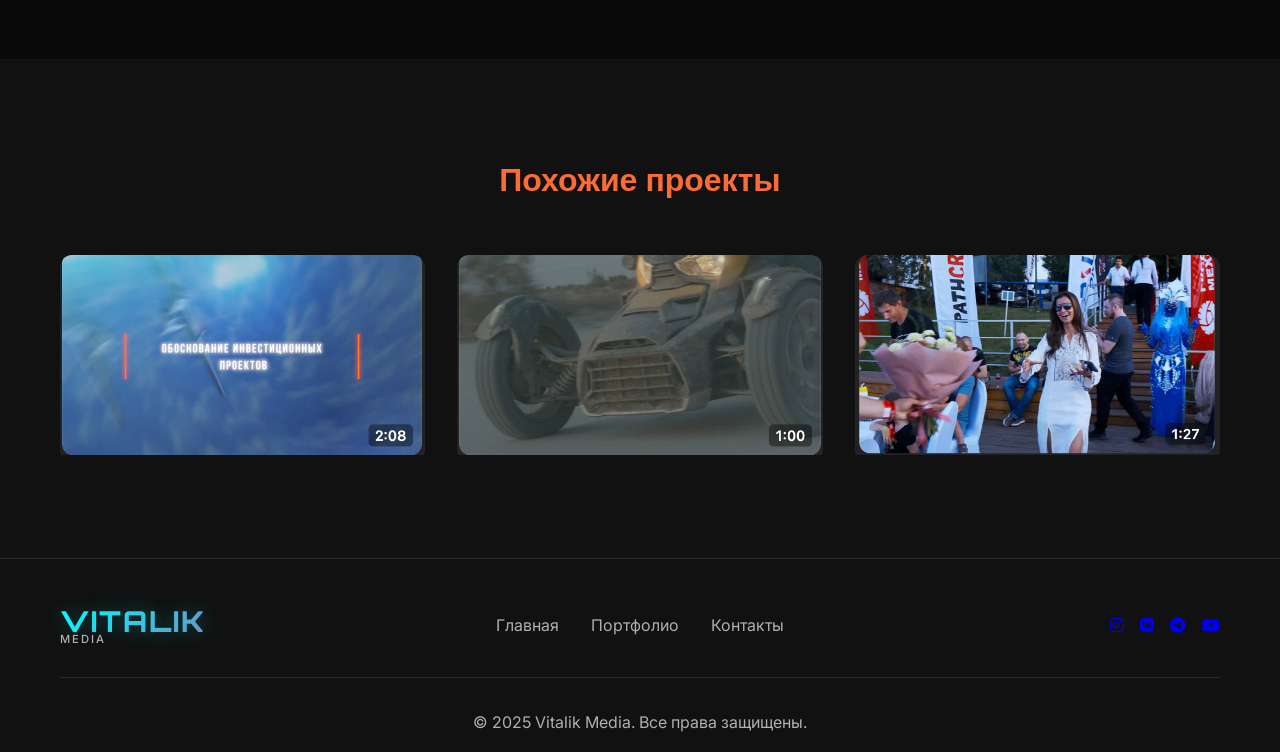
<file: project-3.html>
<!DOCTYPE html>
<html lang="ru">

<head>
    <meta charset="UTF-8">
    <meta name="viewport" content="width=device-width, initial-scale=1.0">
    <title>Корпоративное видео - Vitalik Media</title>
    <link rel="stylesheet" href="styles.css">
    <link
        href="https://fonts.googleapis.com/css2?family=Inter:wght@300;400;500;600;700;800;900&family=Space+Grotesk:wght@400;500;600;700&family=JetBrains+Mono:wght@400;500;600;700&family=Orbitron:wght@400;500;600;700;800;900&display=swap"
        rel="stylesheet">
    <link rel="stylesheet" href="https://cdnjs.cloudflare.com/ajax/libs/font-awesome/6.0.0/css/all.min.css">
</head>

<body>
    <!-- Навигация -->
    <nav class="navbar">
        <div class="container">
            <div class="nav-container">
                <div class="logo">
                    <div class="logo-text">VITALIK</div>
                    <div class="logo-subtitle">MEDIA</div>
                </div>
                <ul class="nav-menu" id="nav-menu">
                    <li><a href="index.html" class="nav-link">Главная</a></li>
                    <li><a href="index.html#portfolio" class="nav-link">Портфолио</a></li>
                    <li><a href="index.html#contact" class="nav-link">Контакты</a></li>
                </ul>
                <button class="nav-toggle" id="nav-toggle">
                    <span></span>
                    <span></span>
                    <span></span>
                </button>
            </div>
        </div>
    </nav>

    <!-- Хлебные крошки -->
    <section class="breadcrumbs">
        <div class="container">
            <nav class="breadcrumb-nav">
                <a href="index.html">Главная</a>
                <span>/</span>
                <a href="index.html#portfolio">Портфолио</a>
                <span>/</span>
                <span>Корпоративное видео</span>
            </nav>
        </div>
    </section>

    <!-- Заголовок проекта -->
    <section class="project-hero">
        <div class="container">
            <div class="project-header">
                <div class="project-category">Корпоратив</div>
                <h1 class="project-title">Корпоративное видео</h1>
                <p class="project-subtitle">Презентация компании и услуг</p>
                <div class="project-meta">
                    <div class="meta-item">
                        <i class="fas fa-calendar"></i>
                        <span>2024</span>
                    </div>
                    <div class="meta-item">
                        <i class="fas fa-clock"></i>
                        <span>5 минут</span>
                    </div>
                    <div class="meta-item">
                        <i class="fas fa-video"></i>
                        <span>4K</span>
                    </div>
                </div>
            </div>
        </div>
    </section>

    <!-- Основное видео -->
    <section class="project-video">
        <div class="container">
            <div class="video-container">
                <div class="video-placeholder">
                    <img src="3.png" alt="Корпоративное видео">
                    <div class="play-button">
                        <i class="fas fa-play"></i>
                    </div>
                </div>
            </div>
        </div>
    </section>

    <!-- Описание проекта -->
    <section class="project-description">
        <div class="container">
            <div class="description-grid">
                <div class="description-content">
                    <h2>О проекте</h2>
                    <p>
                        Создание корпоративного видео для крупной технологической компании.
                        Проект включал в себя презентацию истории компании, её достижений,
                        команды и видения будущего. Особое внимание было уделено созданию
                        доверительного и профессионального имиджа.
                    </p>
                    <p>
                        Видео использовалось для презентаций перед инвесторами, клиентами
                        и партнёрами. Съёмка проходила в офисах компании, на производственных
                        площадках и в студии для интервью с руководством.
                    </p>

                    <h3>Этапы работы</h3>
                    <ul class="project-tasks">
                        <li>Интервью с руководством компании</li>
                        <li>Съёмка производственных процессов</li>
                        <li>Презентация команды и офисов</li>
                        <li>Создание инфографики и анимации</li>
                        <li>Монтаж и цветокоррекция</li>
                    </ul>
                </div>
                <div class="project-details">
                    <div class="detail-card">
                        <h3>Детали проекта</h3>
                        <div class="detail-item">
                            <span class="detail-label">Клиент:</span>
                            <span class="detail-value">Технологическая компания</span>
                        </div>
                        <div class="detail-item">
                            <span class="detail-label">Продолжительность:</span>
                            <span class="detail-value">5 минут</span>
                        </div>
                        <div class="detail-item">
                            <span class="detail-label">Формат:</span>
                            <span class="detail-value">4K UHD</span>
                        </div>
                        <div class="detail-item">
                            <span class="detail-label">Срок выполнения:</span>
                            <span class="detail-value">28 дней</span>
                        </div>
                        <div class="detail-item">
                            <span class="detail-label">Команда:</span>
                            <span class="detail-value">8 человек</span>
                        </div>
                    </div>
                </div>
            </div>
        </div>
    </section>

    <!-- Технологии -->
    <section class="project-tech">
        <div class="container">
            <h2>Использованные технологии</h2>
            <div class="tech-grid">
                <div class="tech-item">
                    <i class="fas fa-video"></i>
                    <span>Sony FX6</span>
                </div>
                <div class="tech-item">
                    <i class="fas fa-microphone"></i>
                    <span>Rode Wireless GO II</span>
                </div>
                <div class="tech-item">
                    <i class="fas fa-edit"></i>
                    <span>Adobe Premiere Pro</span>
                </div>
                <div class="tech-item">
                    <i class="fas fa-magic"></i>
                    <span>Adobe After Effects</span>
                </div>
                <div class="tech-item">
                    <i class="fas fa-lightbulb"></i>
                    <span>Kino Flo Diva-Lite</span>
                </div>
                <div class="tech-item">
                    <i class="fas fa-volume-up"></i>
                    <span>Adobe Audition</span>
                </div>
            </div>
        </div>
    </section>

    <!-- Результат -->
    <section class="project-result">
        <div class="container">
            <div class="result-content">
                <h2>Результат</h2>
                <p>
                    Корпоративное видео успешно использовалось на презентациях и помогло
                    компании привлечь новых инвесторов и партнёров. Профессиональное
                    качество и структурированная подача информации получили высокую
                    оценку от руководства компании.
                </p>
                <div class="result-stats">
                    <div class="stat-item">
                        <span class="stat-number">25M</span>
                        <span class="stat-label">Рублей привлечено</span>
                    </div>
                    <div class="stat-item">
                        <span class="stat-number">15</span>
                        <span class="stat-label">Новых партнёров</span>
                    </div>
                    <div class="stat-item">
                        <span class="stat-number">95%</span>
                        <span class="stat-label">Удовлетворённость клиента</span>
                    </div>
                </div>
            </div>
        </div>
    </section>

    <!-- Связанные проекты -->
    <section class="related-projects">
        <div class="container">
            <h2>Похожие проекты</h2>
            <div class="related-grid">
                <div class="related-item">
                    <img src="1.png" alt="Инвестиционные проекты">
                    <div class="related-overlay">
                        <h3>Инвестиционные проекты</h3>
                        <a href="project-1.html">Смотреть</a>
                    </div>
                </div>
                <div class="related-item">
                    <img src="2.png" alt="Музыкальный клип">
                    <div class="related-overlay">
                        <h3>Музыкальный клип</h3>
                        <a href="project-2.html">Смотреть</a>
                    </div>
                </div>
                <div class="related-item">
                    <img src="4.png" alt="Художественный фильм">
                    <div class="related-overlay">
                        <h3>Художественный фильм</h3>
                        <a href="project-4.html">Смотреть</a>
                    </div>
                </div>
            </div>
        </div>
    </section>

    <!-- Футер -->
    <footer class="footer">
        <div class="container">
            <div class="footer-content">
                <div class="footer-logo">
                    <div class="logo-text">VITALIK</div>
                    <div class="logo-subtitle">MEDIA</div>
                </div>
                <div class="footer-links">
                    <a href="index.html">Главная</a>
                    <a href="index.html#portfolio">Портфолио</a>
                    <a href="index.html#contact">Контакты</a>
                </div>
                <div class="footer-social">
                    <a href="#"><i class="fab fa-instagram"></i></a>
                    <a href="#"><i class="fab fa-vk"></i></a>
                    <a href="#"><i class="fab fa-telegram"></i></a>
                    <a href="#"><i class="fab fa-youtube"></i></a>
                </div>
            </div>
            <div class="footer-bottom">
                <p>&copy; 2025 Vitalik Media. Все права защищены.</p>
            </div>
        </div>
    </footer>

    <script>
        // Мобильное меню
        const navToggle = document.getElementById('nav-toggle');
        const navMenu = document.getElementById('nav-menu');

        navToggle.addEventListener('click', () => {
            navMenu.classList.toggle('active');
            navToggle.classList.toggle('active');
        });

        // Плавная прокрутка
        document.querySelectorAll('a[href^="#"]').forEach(anchor => {
            anchor.addEventListener('click', function (e) {
                e.preventDefault();
                const target = document.querySelector(this.getAttribute('href'));
                if (target) {
                    target.scrollIntoView({
                        behavior: 'smooth',
                        block: 'start'
                    });
                }
            });
        });

        // Анимация при скролле
        const observerOptions = {
            threshold: 0.1,
            rootMargin: '0px 0px -50px 0px'
        };

        const observer = new IntersectionObserver((entries) => {
            entries.forEach(entry => {
                if (entry.isIntersecting) {
                    entry.target.classList.add('animate-in');
                }
            });
        }, observerOptions);

        document.querySelectorAll('.detail-card, .tech-item, .related-item').forEach(el => {
            observer.observe(el);
        });
    </script>
</body>

</html>
</file>
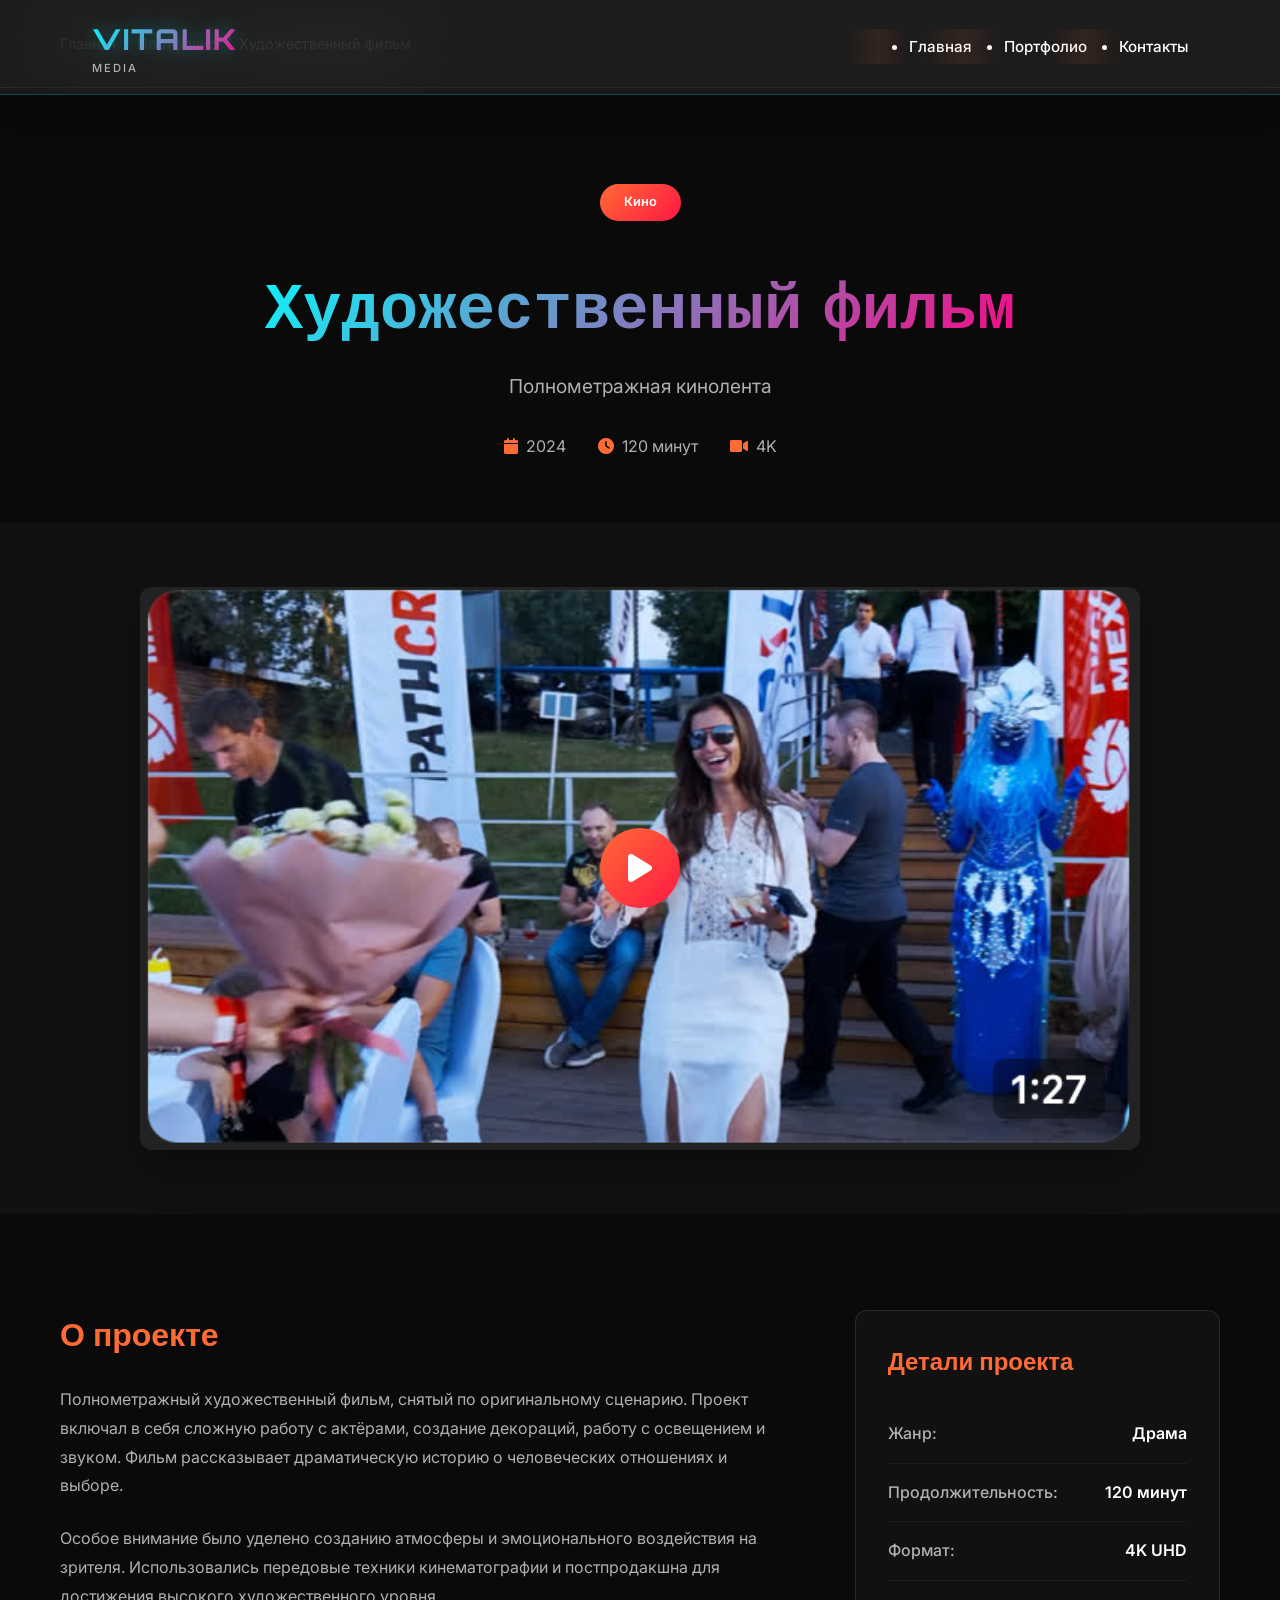
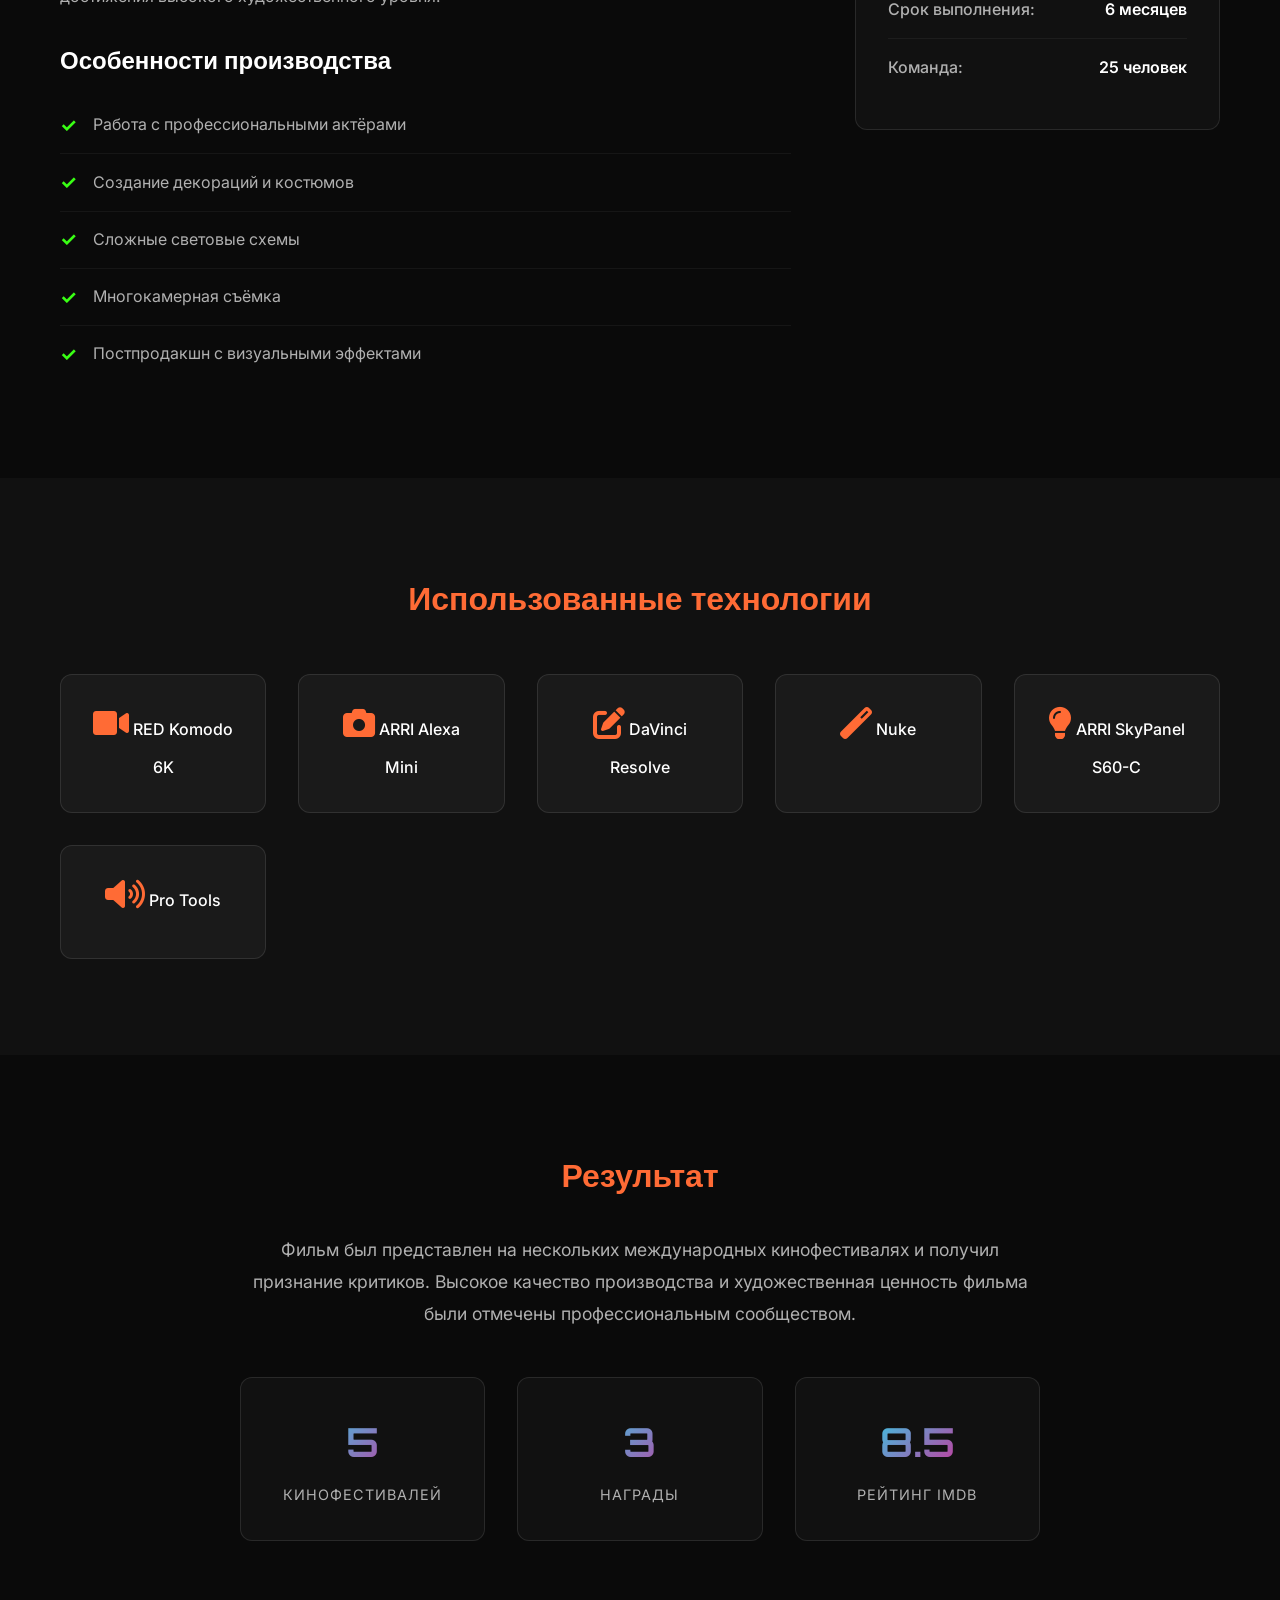
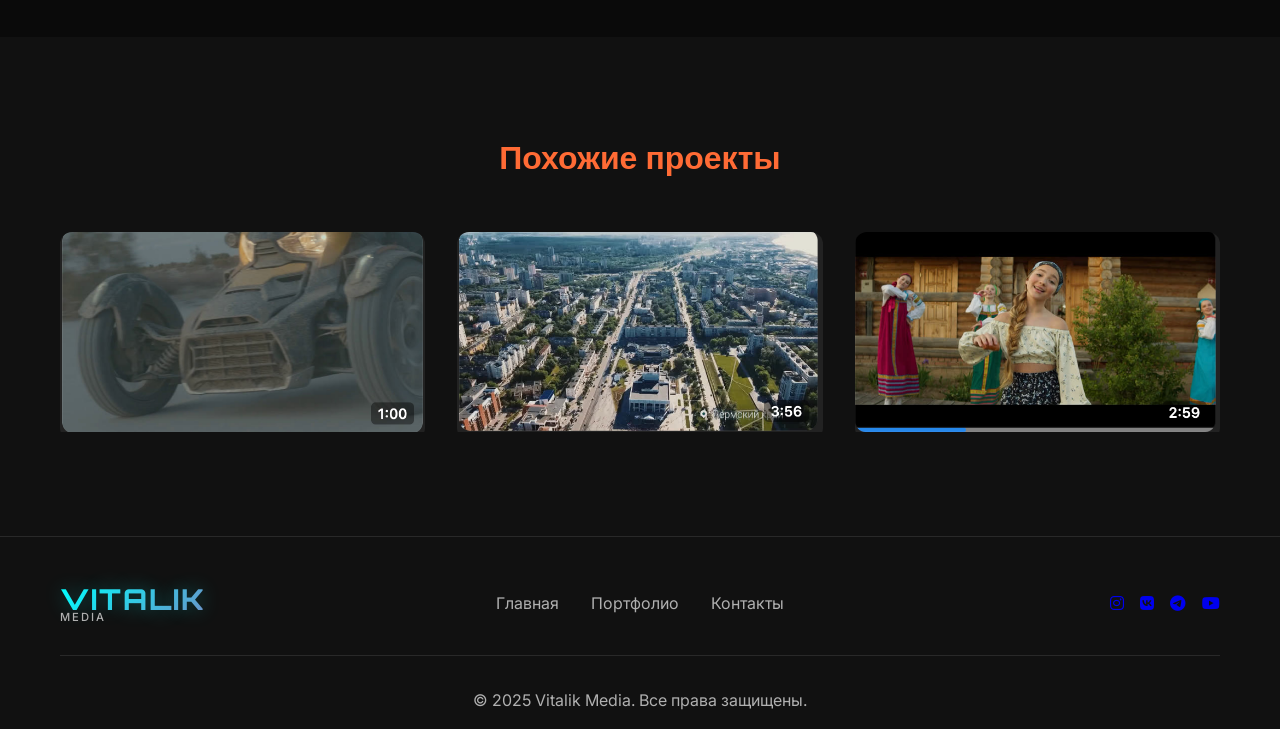
<file: project-4.html>
<!DOCTYPE html>
<html lang="ru">

<head>
    <meta charset="UTF-8">
    <meta name="viewport" content="width=device-width, initial-scale=1.0">
    <title>Художественный фильм - Vitalik Media</title>
    <link rel="stylesheet" href="styles.css">
    <link
        href="https://fonts.googleapis.com/css2?family=Inter:wght@300;400;500;600;700;800;900&family=Space+Grotesk:wght@400;500;600;700&family=JetBrains+Mono:wght@400;500;600;700&family=Orbitron:wght@400;500;600;700;800;900&display=swap"
        rel="stylesheet">
    <link rel="stylesheet" href="https://cdnjs.cloudflare.com/ajax/libs/font-awesome/6.0.0/css/all.min.css">
</head>

<body>
    <!-- Навигация -->
    <nav class="navbar">
        <div class="container">
            <div class="nav-container">
                <div class="logo">
                    <div class="logo-text">VITALIK</div>
                    <div class="logo-subtitle">MEDIA</div>
                </div>
                <ul class="nav-menu" id="nav-menu">
                    <li><a href="index.html" class="nav-link">Главная</a></li>
                    <li><a href="index.html#portfolio" class="nav-link">Портфолио</a></li>
                    <li><a href="index.html#contact" class="nav-link">Контакты</a></li>
                </ul>
                <button class="nav-toggle" id="nav-toggle">
                    <span></span>
                    <span></span>
                    <span></span>
                </button>
            </div>
        </div>
    </nav>

    <!-- Хлебные крошки -->
    <section class="breadcrumbs">
        <div class="container">
            <nav class="breadcrumb-nav">
                <a href="index.html">Главная</a>
                <span>/</span>
                <a href="index.html#portfolio">Портфолио</a>
                <span>/</span>
                <span>Художественный фильм</span>
            </nav>
        </div>
    </section>

    <!-- Заголовок проекта -->
    <section class="project-hero">
        <div class="container">
            <div class="project-header">
                <div class="project-category">Кино</div>
                <h1 class="project-title">Художественный фильм</h1>
                <p class="project-subtitle">Полнометражная кинолента</p>
                <div class="project-meta">
                    <div class="meta-item">
                        <i class="fas fa-calendar"></i>
                        <span>2024</span>
                    </div>
                    <div class="meta-item">
                        <i class="fas fa-clock"></i>
                        <span>120 минут</span>
                    </div>
                    <div class="meta-item">
                        <i class="fas fa-video"></i>
                        <span>4K</span>
                    </div>
                </div>
            </div>
        </div>
    </section>

    <!-- Основное видео -->
    <section class="project-video">
        <div class="container">
            <div class="video-container">
                <div class="video-placeholder">
                    <img src="4.png" alt="Художественный фильм">
                    <div class="play-button">
                        <i class="fas fa-play"></i>
                    </div>
                </div>
            </div>
        </div>
    </section>

    <!-- Описание проекта -->
    <section class="project-description">
        <div class="container">
            <div class="description-grid">
                <div class="description-content">
                    <h2>О проекте</h2>
                    <p>
                        Полнометражный художественный фильм, снятый по оригинальному сценарию.
                        Проект включал в себя сложную работу с актёрами, создание декораций,
                        работу с освещением и звуком. Фильм рассказывает драматическую историю
                        о человеческих отношениях и выборе.
                    </p>
                    <p>
                        Особое внимание было уделено созданию атмосферы и эмоционального
                        воздействия на зрителя. Использовались передовые техники кинематографии
                        и постпродакшна для достижения высокого художественного уровня.
                    </p>

                    <h3>Особенности производства</h3>
                    <ul class="project-tasks">
                        <li>Работа с профессиональными актёрами</li>
                        <li>Создание декораций и костюмов</li>
                        <li>Сложные световые схемы</li>
                        <li>Многокамерная съёмка</li>
                        <li>Постпродакшн с визуальными эффектами</li>
                    </ul>
                </div>
                <div class="project-details">
                    <div class="detail-card">
                        <h3>Детали проекта</h3>
                        <div class="detail-item">
                            <span class="detail-label">Жанр:</span>
                            <span class="detail-value">Драма</span>
                        </div>
                        <div class="detail-item">
                            <span class="detail-label">Продолжительность:</span>
                            <span class="detail-value">120 минут</span>
                        </div>
                        <div class="detail-item">
                            <span class="detail-label">Формат:</span>
                            <span class="detail-value">4K UHD</span>
                        </div>
                        <div class="detail-item">
                            <span class="detail-label">Срок выполнения:</span>
                            <span class="detail-value">6 месяцев</span>
                        </div>
                        <div class="detail-item">
                            <span class="detail-label">Команда:</span>
                            <span class="detail-value">25 человек</span>
                        </div>
                    </div>
                </div>
            </div>
        </div>
    </section>

    <!-- Технологии -->
    <section class="project-tech">
        <div class="container">
            <h2>Использованные технологии</h2>
            <div class="tech-grid">
                <div class="tech-item">
                    <i class="fas fa-video"></i>
                    <span>RED Komodo 6K</span>
                </div>
                <div class="tech-item">
                    <i class="fas fa-camera"></i>
                    <span>ARRI Alexa Mini</span>
                </div>
                <div class="tech-item">
                    <i class="fas fa-edit"></i>
                    <span>DaVinci Resolve</span>
                </div>
                <div class="tech-item">
                    <i class="fas fa-magic"></i>
                    <span>Nuke</span>
                </div>
                <div class="tech-item">
                    <i class="fas fa-lightbulb"></i>
                    <span>ARRI SkyPanel S60-C</span>
                </div>
                <div class="tech-item">
                    <i class="fas fa-volume-up"></i>
                    <span>Pro Tools</span>
                </div>
            </div>
        </div>
    </section>

    <!-- Результат -->
    <section class="project-result">
        <div class="container">
            <div class="result-content">
                <h2>Результат</h2>
                <p>
                    Фильм был представлен на нескольких международных кинофестивалях и
                    получил признание критиков. Высокое качество производства и
                    художественная ценность фильма были отмечены профессиональным сообществом.
                </p>
                <div class="result-stats">
                    <div class="stat-item">
                        <span class="stat-number">5</span>
                        <span class="stat-label">Кинофестивалей</span>
                    </div>
                    <div class="stat-item">
                        <span class="stat-number">3</span>
                        <span class="stat-label">Награды</span>
                    </div>
                    <div class="stat-item">
                        <span class="stat-number">8.5</span>
                        <span class="stat-label">Рейтинг IMDb</span>
                    </div>
                </div>
            </div>
        </div>
    </section>

    <!-- Связанные проекты -->
    <section class="related-projects">
        <div class="container">
            <h2>Похожие проекты</h2>
            <div class="related-grid">
                <div class="related-item">
                    <img src="2.png" alt="Музыкальный клип">
                    <div class="related-overlay">
                        <h3>Музыкальный клип</h3>
                        <a href="project-2.html">Смотреть</a>
                    </div>
                </div>
                <div class="related-item">
                    <img src="3.png" alt="Корпоративное видео">
                    <div class="related-overlay">
                        <h3>Корпоративное видео</h3>
                        <a href="project-3.html">Смотреть</a>
                    </div>
                </div>
                <div class="related-item">
                    <img src="5.png" alt="Рекламный ролик">
                    <div class="related-overlay">
                        <h3>Рекламный ролик</h3>
                        <a href="project-5.html">Смотреть</a>
                    </div>
                </div>
            </div>
        </div>
    </section>

    <!-- Футер -->
    <footer class="footer">
        <div class="container">
            <div class="footer-content">
                <div class="footer-logo">
                    <div class="logo-text">VITALIK</div>
                    <div class="logo-subtitle">MEDIA</div>
                </div>
                <div class="footer-links">
                    <a href="index.html">Главная</a>
                    <a href="index.html#portfolio">Портфолио</a>
                    <a href="index.html#contact">Контакты</a>
                </div>
                <div class="footer-social">
                    <a href="#"><i class="fab fa-instagram"></i></a>
                    <a href="#"><i class="fab fa-vk"></i></a>
                    <a href="#"><i class="fab fa-telegram"></i></a>
                    <a href="#"><i class="fab fa-youtube"></i></a>
                </div>
            </div>
            <div class="footer-bottom">
                <p>&copy; 2025 Vitalik Media. Все права защищены.</p>
            </div>
        </div>
    </footer>

    <script>
        // Мобильное меню
        const navToggle = document.getElementById('nav-toggle');
        const navMenu = document.getElementById('nav-menu');

        navToggle.addEventListener('click', () => {
            navMenu.classList.toggle('active');
            navToggle.classList.toggle('active');
        });

        // Плавная прокрутка
        document.querySelectorAll('a[href^="#"]').forEach(anchor => {
            anchor.addEventListener('click', function (e) {
                e.preventDefault();
                const target = document.querySelector(this.getAttribute('href'));
                if (target) {
                    target.scrollIntoView({
                        behavior: 'smooth',
                        block: 'start'
                    });
                }
            });
        });

        // Анимация при скролле
        const observerOptions = {
            threshold: 0.1,
            rootMargin: '0px 0px -50px 0px'
        };

        const observer = new IntersectionObserver((entries) => {
            entries.forEach(entry => {
                if (entry.isIntersecting) {
                    entry.target.classList.add('animate-in');
                }
            });
        }, observerOptions);

        document.querySelectorAll('.detail-card, .tech-item, .related-item').forEach(el => {
            observer.observe(el);
        });
    </script>
</body>

</html>
</file>
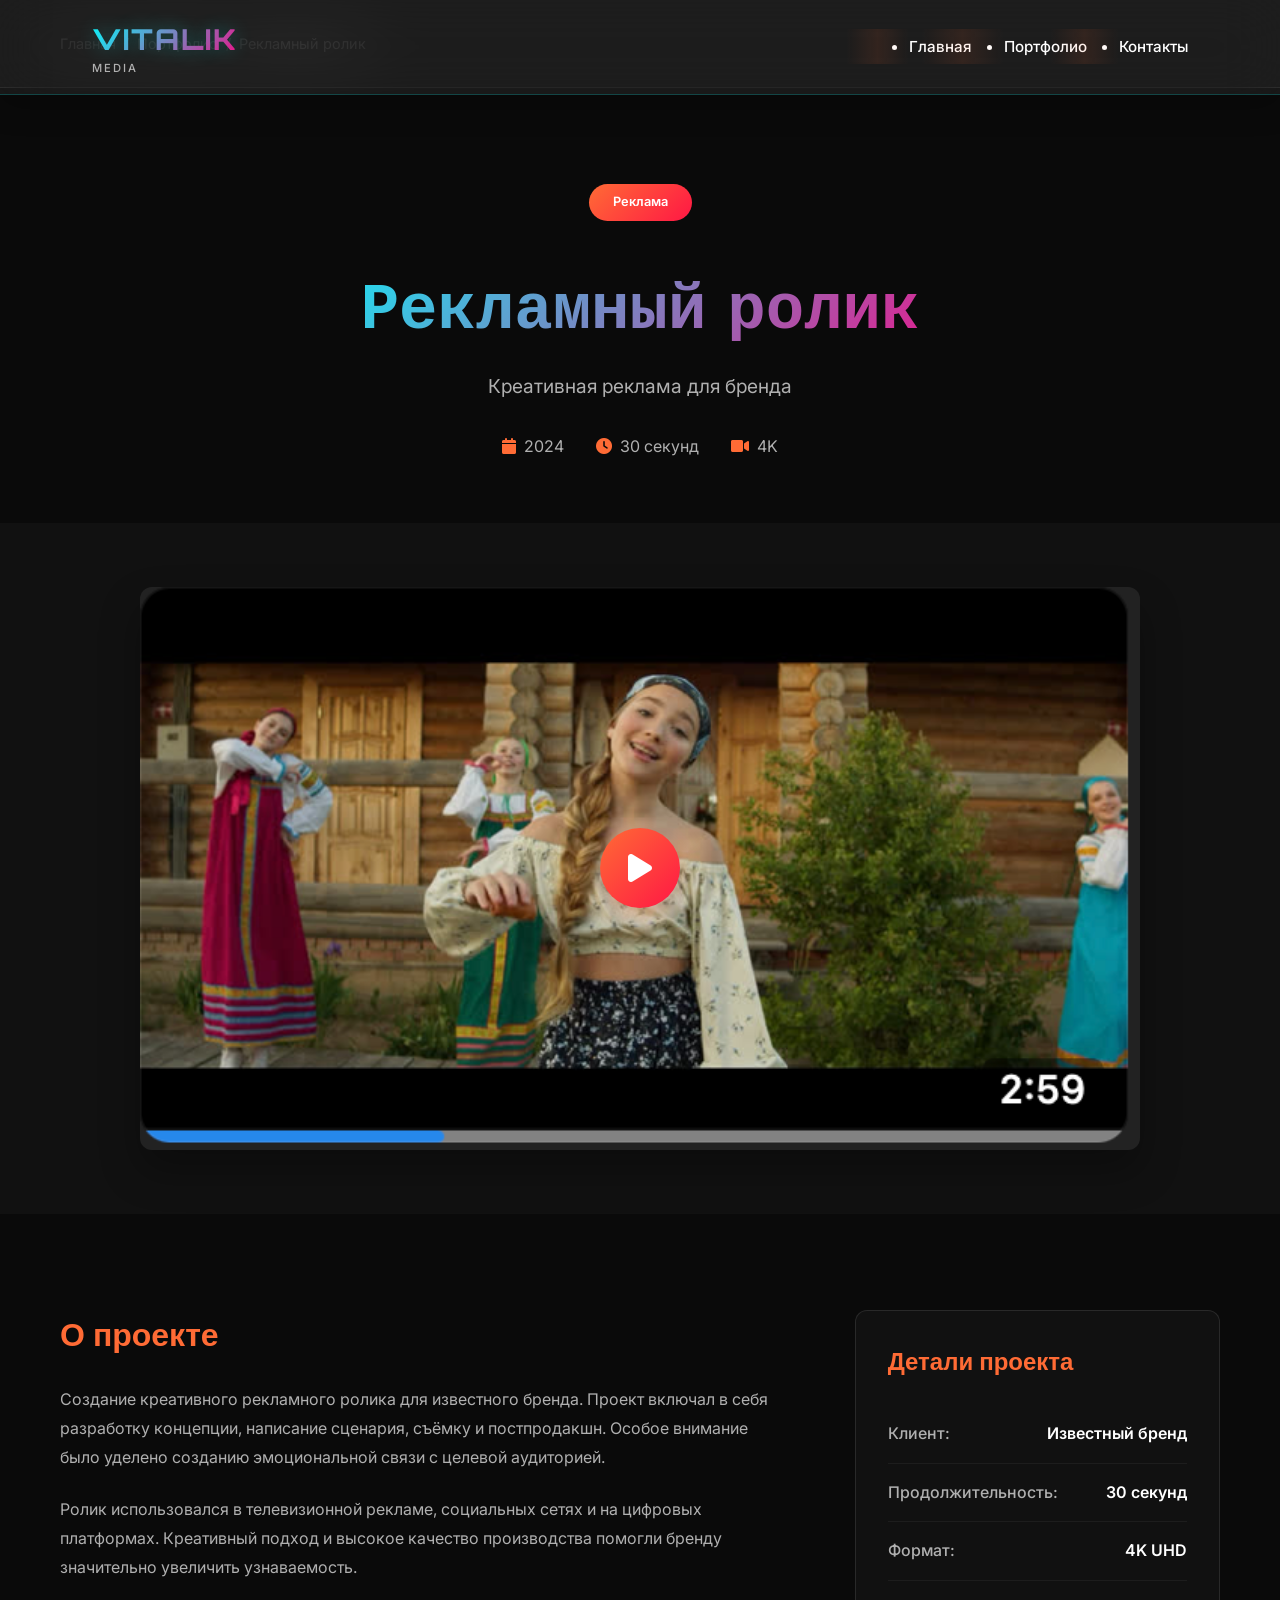
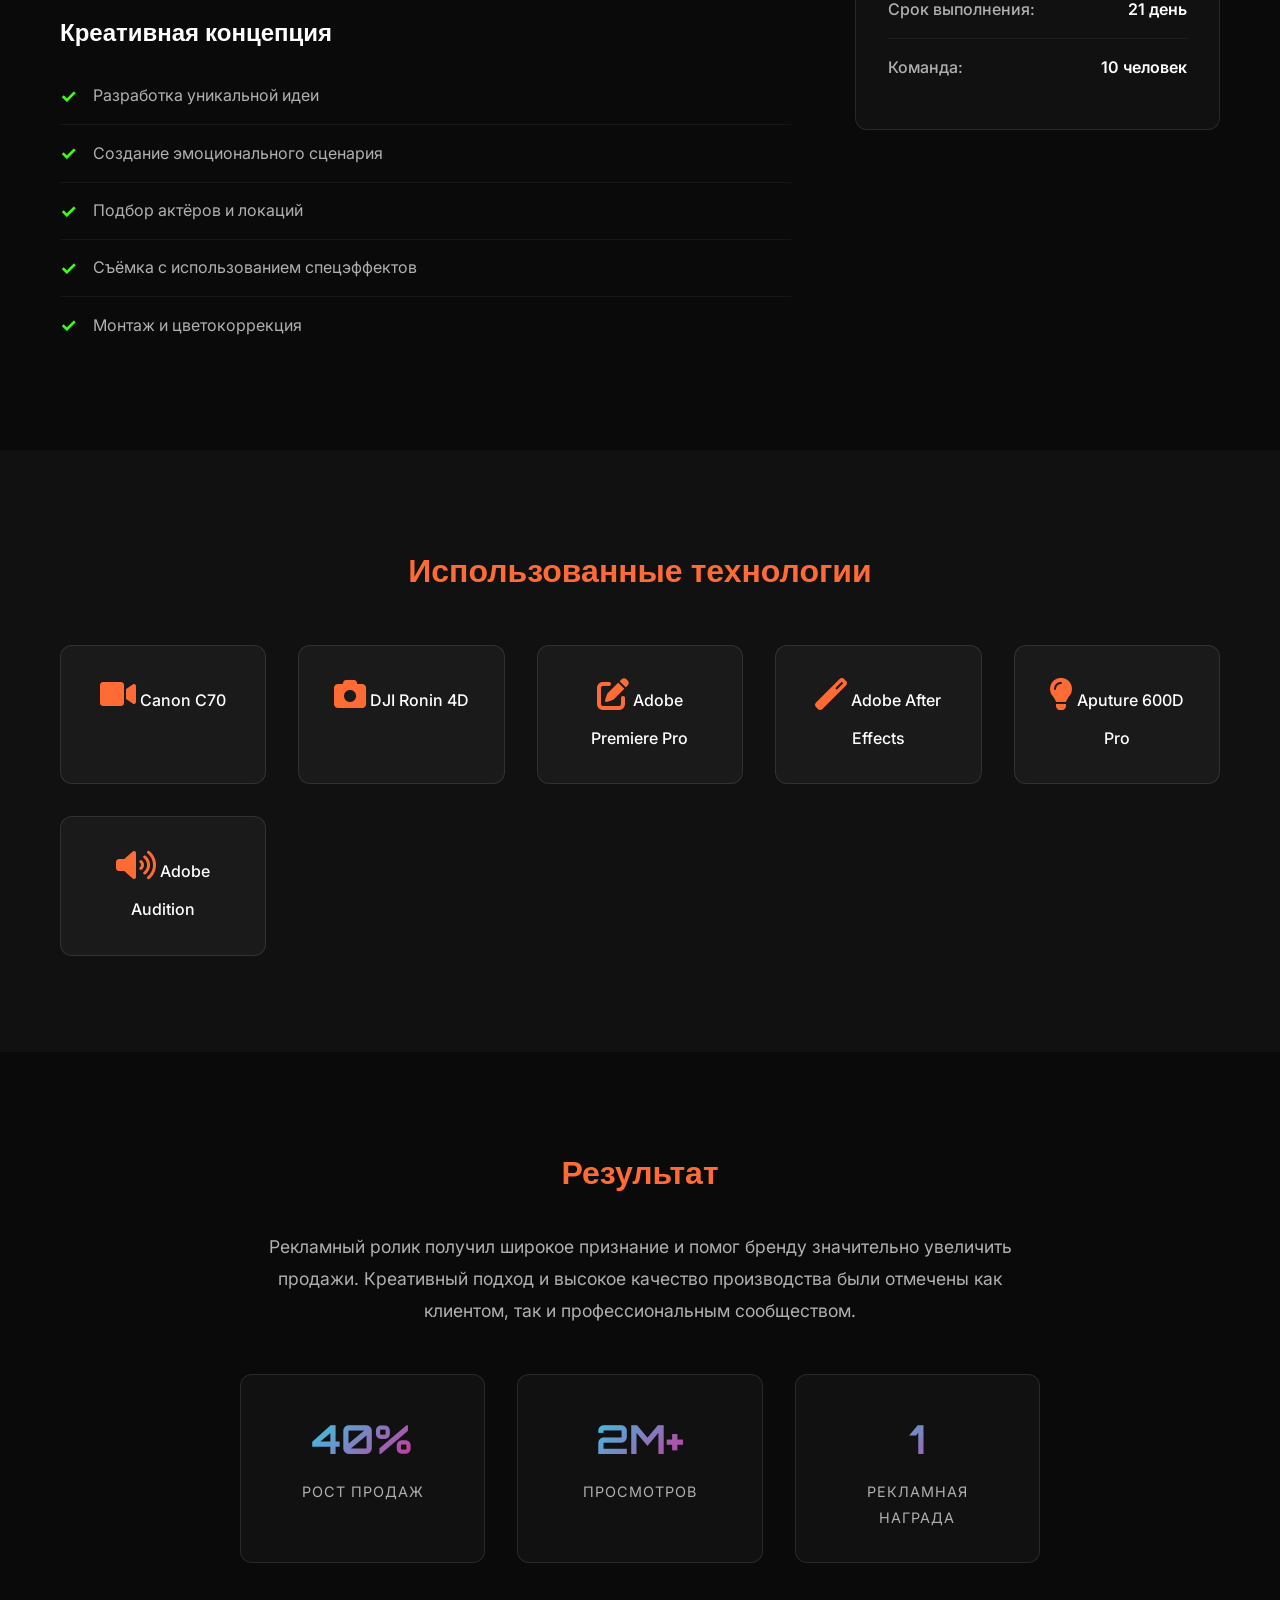
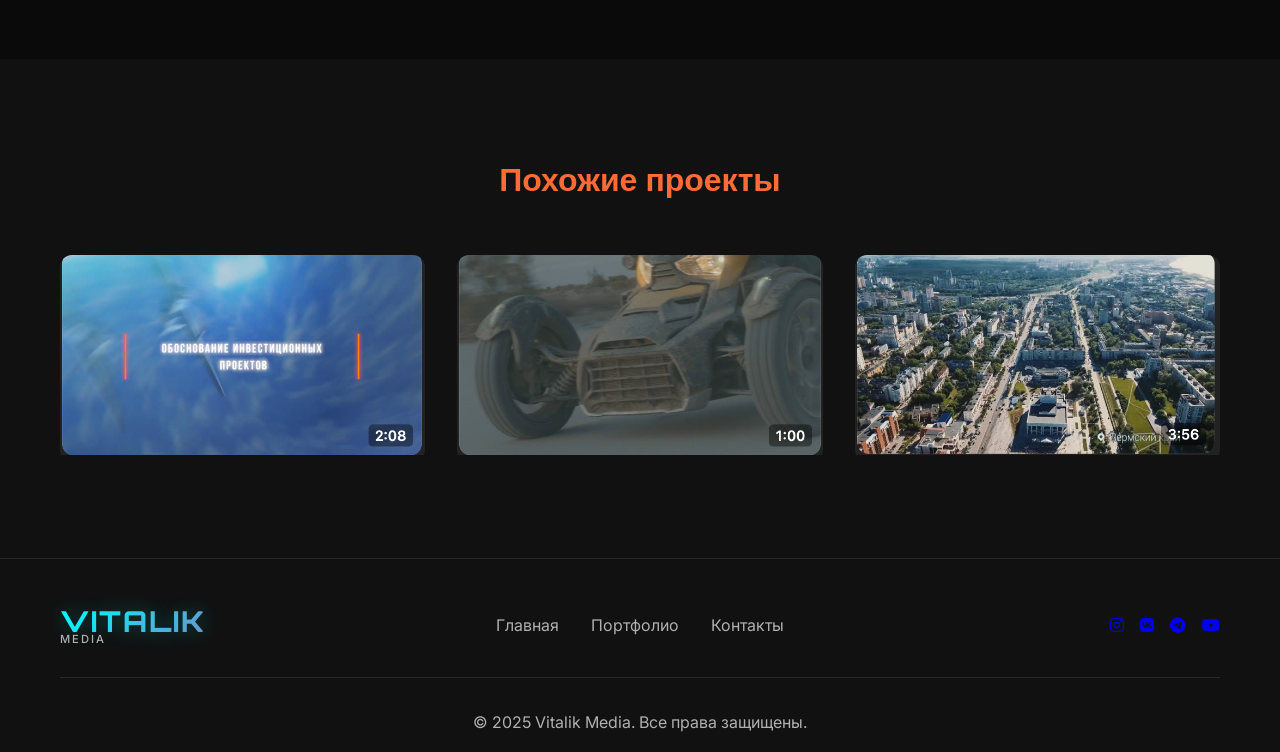
<file: project-5.html>
<!DOCTYPE html>
<html lang="ru">

<head>
    <meta charset="UTF-8">
    <meta name="viewport" content="width=device-width, initial-scale=1.0">
    <title>Рекламный ролик - Vitalik Media</title>
    <link rel="stylesheet" href="styles.css">
    <link
        href="https://fonts.googleapis.com/css2?family=Inter:wght@300;400;500;600;700;800;900&family=Space+Grotesk:wght@400;500;600;700&family=JetBrains+Mono:wght@400;500;600;700&family=Orbitron:wght@400;500;600;700;800;900&display=swap"
        rel="stylesheet">
    <link rel="stylesheet" href="https://cdnjs.cloudflare.com/ajax/libs/font-awesome/6.0.0/css/all.min.css">
</head>

<body>
    <!-- Навигация -->
    <nav class="navbar">
        <div class="container">
            <div class="nav-container">
                <div class="logo">
                    <div class="logo-text">VITALIK</div>
                    <div class="logo-subtitle">MEDIA</div>
                </div>
                <ul class="nav-menu" id="nav-menu">
                    <li><a href="index.html" class="nav-link">Главная</a></li>
                    <li><a href="index.html#portfolio" class="nav-link">Портфолио</a></li>
                    <li><a href="index.html#contact" class="nav-link">Контакты</a></li>
                </ul>
                <button class="nav-toggle" id="nav-toggle">
                    <span></span>
                    <span></span>
                    <span></span>
                </button>
            </div>
        </div>
    </nav>

    <!-- Хлебные крошки -->
    <section class="breadcrumbs">
        <div class="container">
            <nav class="breadcrumb-nav">
                <a href="index.html">Главная</a>
                <span>/</span>
                <a href="index.html#portfolio">Портфолио</a>
                <span>/</span>
                <span>Рекламный ролик</span>
            </nav>
        </div>
    </section>

    <!-- Заголовок проекта -->
    <section class="project-hero">
        <div class="container">
            <div class="project-header">
                <div class="project-category">Реклама</div>
                <h1 class="project-title">Рекламный ролик</h1>
                <p class="project-subtitle">Креативная реклама для бренда</p>
                <div class="project-meta">
                    <div class="meta-item">
                        <i class="fas fa-calendar"></i>
                        <span>2024</span>
                    </div>
                    <div class="meta-item">
                        <i class="fas fa-clock"></i>
                        <span>30 секунд</span>
                    </div>
                    <div class="meta-item">
                        <i class="fas fa-video"></i>
                        <span>4K</span>
                    </div>
                </div>
            </div>
        </div>
    </section>

    <!-- Основное видео -->
    <section class="project-video">
        <div class="container">
            <div class="video-container">
                <div class="video-placeholder">
                    <img src="5.png" alt="Рекламный ролик">
                    <div class="play-button">
                        <i class="fas fa-play"></i>
                    </div>
                </div>
            </div>
        </div>
    </section>

    <!-- Описание проекта -->
    <section class="project-description">
        <div class="container">
            <div class="description-grid">
                <div class="description-content">
                    <h2>О проекте</h2>
                    <p>
                        Создание креативного рекламного ролика для известного бренда.
                        Проект включал в себя разработку концепции, написание сценария,
                        съёмку и постпродакшн. Особое внимание было уделено созданию
                        эмоциональной связи с целевой аудиторией.
                    </p>
                    <p>
                        Ролик использовался в телевизионной рекламе, социальных сетях
                        и на цифровых платформах. Креативный подход и высокое качество
                        производства помогли бренду значительно увеличить узнаваемость.
                    </p>

                    <h3>Креативная концепция</h3>
                    <ul class="project-tasks">
                        <li>Разработка уникальной идеи</li>
                        <li>Создание эмоционального сценария</li>
                        <li>Подбор актёров и локаций</li>
                        <li>Съёмка с использованием спецэффектов</li>
                        <li>Монтаж и цветокоррекция</li>
                    </ul>
                </div>
                <div class="project-details">
                    <div class="detail-card">
                        <h3>Детали проекта</h3>
                        <div class="detail-item">
                            <span class="detail-label">Клиент:</span>
                            <span class="detail-value">Известный бренд</span>
                        </div>
                        <div class="detail-item">
                            <span class="detail-label">Продолжительность:</span>
                            <span class="detail-value">30 секунд</span>
                        </div>
                        <div class="detail-item">
                            <span class="detail-label">Формат:</span>
                            <span class="detail-value">4K UHD</span>
                        </div>
                        <div class="detail-item">
                            <span class="detail-label">Срок выполнения:</span>
                            <span class="detail-value">21 день</span>
                        </div>
                        <div class="detail-item">
                            <span class="detail-label">Команда:</span>
                            <span class="detail-value">10 человек</span>
                        </div>
                    </div>
                </div>
            </div>
        </div>
    </section>

    <!-- Технологии -->
    <section class="project-tech">
        <div class="container">
            <h2>Использованные технологии</h2>
            <div class="tech-grid">
                <div class="tech-item">
                    <i class="fas fa-video"></i>
                    <span>Canon C70</span>
                </div>
                <div class="tech-item">
                    <i class="fas fa-camera"></i>
                    <span>DJI Ronin 4D</span>
                </div>
                <div class="tech-item">
                    <i class="fas fa-edit"></i>
                    <span>Adobe Premiere Pro</span>
                </div>
                <div class="tech-item">
                    <i class="fas fa-magic"></i>
                    <span>Adobe After Effects</span>
                </div>
                <div class="tech-item">
                    <i class="fas fa-lightbulb"></i>
                    <span>Aputure 600D Pro</span>
                </div>
                <div class="tech-item">
                    <i class="fas fa-volume-up"></i>
                    <span>Adobe Audition</span>
                </div>
            </div>
        </div>
    </section>

    <!-- Результат -->
    <section class="project-result">
        <div class="container">
            <div class="result-content">
                <h2>Результат</h2>
                <p>
                    Рекламный ролик получил широкое признание и помог бренду значительно
                    увеличить продажи. Креативный подход и высокое качество производства
                    были отмечены как клиентом, так и профессиональным сообществом.
                </p>
                <div class="result-stats">
                    <div class="stat-item">
                        <span class="stat-number">40%</span>
                        <span class="stat-label">Рост продаж</span>
                    </div>
                    <div class="stat-item">
                        <span class="stat-number">2M+</span>
                        <span class="stat-label">Просмотров</span>
                    </div>
                    <div class="stat-item">
                        <span class="stat-number">1</span>
                        <span class="stat-label">Рекламная награда</span>
                    </div>
                </div>
            </div>
        </div>
    </section>

    <!-- Связанные проекты -->
    <section class="related-projects">
        <div class="container">
            <h2>Похожие проекты</h2>
            <div class="related-grid">
                <div class="related-item">
                    <img src="1.png" alt="Инвестиционные проекты">
                    <div class="related-overlay">
                        <h3>Инвестиционные проекты</h3>
                        <a href="project-1.html">Смотреть</a>
                    </div>
                </div>
                <div class="related-item">
                    <img src="2.png" alt="Музыкальный клип">
                    <div class="related-overlay">
                        <h3>Музыкальный клип</h3>
                        <a href="project-2.html">Смотреть</a>
                    </div>
                </div>
                <div class="related-item">
                    <img src="3.png" alt="Корпоративное видео">
                    <div class="related-overlay">
                        <h3>Корпоративное видео</h3>
                        <a href="project-3.html">Смотреть</a>
                    </div>
                </div>
            </div>
        </div>
    </section>

    <!-- Футер -->
    <footer class="footer">
        <div class="container">
            <div class="footer-content">
                <div class="footer-logo">
                    <div class="logo-text">VITALIK</div>
                    <div class="logo-subtitle">MEDIA</div>
                </div>
                <div class="footer-links">
                    <a href="index.html">Главная</a>
                    <a href="index.html#portfolio">Портфолио</a>
                    <a href="index.html#contact">Контакты</a>
                </div>
                <div class="footer-social">
                    <a href="#"><i class="fab fa-instagram"></i></a>
                    <a href="#"><i class="fab fa-vk"></i></a>
                    <a href="#"><i class="fab fa-telegram"></i></a>
                    <a href="#"><i class="fab fa-youtube"></i></a>
                </div>
            </div>
            <div class="footer-bottom">
                <p>&copy; 2025 Vitalik Media. Все права защищены.</p>
            </div>
        </div>
    </footer>

    <script>
        // Мобильное меню
        const navToggle = document.getElementById('nav-toggle');
        const navMenu = document.getElementById('nav-menu');

        navToggle.addEventListener('click', () => {
            navMenu.classList.toggle('active');
            navToggle.classList.toggle('active');
        });

        // Плавная прокрутка
        document.querySelectorAll('a[href^="#"]').forEach(anchor => {
            anchor.addEventListener('click', function (e) {
                e.preventDefault();
                const target = document.querySelector(this.getAttribute('href'));
                if (target) {
                    target.scrollIntoView({
                        behavior: 'smooth',
                        block: 'start'
                    });
                }
            });
        });

        // Анимация при скролле
        const observerOptions = {
            threshold: 0.1,
            rootMargin: '0px 0px -50px 0px'
        };

        const observer = new IntersectionObserver((entries) => {
            entries.forEach(entry => {
                if (entry.isIntersecting) {
                    entry.target.classList.add('animate-in');
                }
            });
        }, observerOptions);

        document.querySelectorAll('.detail-card, .tech-item, .related-item').forEach(el => {
            observer.observe(el);
        });
    </script>
</body>

</html>
</file>
<file: styles.css>
/* CSS Reset и базовые стили */
* {
    margin: 0;
    padding: 0;
    box-sizing: border-box;
}

:root {
    --primary-color: #ff6b35;
    --secondary-color: #00d4ff;
    --accent-color: #ff1744;
    --neon-cyan: #00ffff;
    --neon-pink: #ff0080;
    --neon-green: #39ff14;
    --text-primary: #ffffff;
    --text-secondary: #b0b0b0;
    --text-accent: #ff6b35;
    --bg-primary: #0a0a0a;
    --bg-secondary: #111111;
    --bg-tertiary: #1a1a1a;
    --bg-glass: rgba(255, 255, 255, 0.05);
    --gradient-primary: linear-gradient(135deg, #ff6b35 0%, #ff1744 100%);
    --gradient-secondary: linear-gradient(135deg, #00d4ff 0%, #0099cc 100%);
    --gradient-neon: linear-gradient(135deg, #00ffff 0%, #ff0080 100%);
    --gradient-dark: linear-gradient(135deg, #0a0a0a 0%, #1a1a1a 100%);
    --gradient-film: linear-gradient(45deg, #ff6b35 0%, #ff1744 25%, #00d4ff 50%, #ff0080 75%, #ff6b35 100%);
    --shadow-primary: 0 10px 30px rgba(255, 107, 53, 0.3);
    --shadow-secondary: 0 10px 30px rgba(0, 212, 255, 0.3);
    --shadow-neon: 0 0 20px rgba(0, 255, 255, 0.5), 0 0 40px rgba(255, 0, 128, 0.3);
    --shadow-glow: 0 0 30px rgba(255, 107, 53, 0.6);
    --border-radius: 12px;
    --border-radius-lg: 20px;
    --transition: all 0.3s cubic-bezier(0.4, 0, 0.2, 1);
    --transition-bounce: all 0.4s cubic-bezier(0.68, -0.55, 0.265, 1.55);
    --transition-smooth: all 0.6s cubic-bezier(0.25, 0.46, 0.45, 0.94);
}

/* Тёмный режим */
[data-theme="light"] {
    --text-primary: #1a1a1a;
    --text-secondary: #666666;
    --bg-primary: #ffffff;
    --bg-secondary: #f8f9fa;
    --bg-tertiary: #e9ecef;
    --bg-glass: rgba(0, 0, 0, 0.05);
    --shadow-primary: 0 10px 30px rgba(255, 107, 53, 0.2);
    --shadow-secondary: 0 10px 30px rgba(0, 212, 255, 0.2);
    --shadow-neon: 0 0 20px rgba(0, 255, 255, 0.3), 0 0 40px rgba(255, 0, 128, 0.2);
    --shadow-glow: 0 0 30px rgba(255, 107, 53, 0.4);
}

html {
    scroll-behavior: smooth;
}

body {
    font-family: 'Inter', -apple-system, BlinkMacSystemFont, 'Segoe UI', Roboto, sans-serif;
    background: var(--bg-primary);
    color: var(--text-primary);
    line-height: 1.6;
    overflow-x: hidden;
}

.container {
    max-width: 1200px;
    margin: 0 auto;
    padding: 0 20px;
}

/* Навигация */
.navbar {
    position: fixed;
    top: 0;
    left: 0;
    right: 0;
    z-index: 1000;
    background: var(--bg-glass);
    backdrop-filter: blur(30px) saturate(180%);
    border-bottom: 1px solid rgba(0, 255, 255, 0.2);
    transition: var(--transition);
    box-shadow: 0 8px 32px rgba(0, 0, 0, 0.3);
}

.nav-container {
    display: flex;
    justify-content: space-between;
    align-items: center;
    padding: 1rem 2rem;
    max-width: 1200px;
    margin: 0 auto;
}

.nav-controls {
    display: flex;
    align-items: center;
    gap: 1rem;
}

.theme-toggle,
.language-toggle {
    background: var(--bg-glass);
    border: 1px solid rgba(255, 255, 255, 0.1);
    border-radius: 50%;
    width: 40px;
    height: 40px;
    display: flex;
    align-items: center;
    justify-content: center;
    color: var(--text-primary);
    cursor: pointer;
    transition: var(--transition);
    backdrop-filter: blur(10px);
}

.theme-toggle:hover,
.language-toggle:hover {
    background: var(--gradient-primary);
    border-color: var(--primary-color);
    transform: scale(1.1);
}

.language-toggle {
    border-radius: 20px;
    width: auto;
    padding: 0 1rem;
    font-size: 0.8rem;
    font-weight: 600;
}

.nav-logo {
    display: flex;
    flex-direction: column;
    line-height: 1;
}

.logo-text {
    font-family: 'Orbitron', monospace;
    font-size: 1.8rem;
    font-weight: 800;
    background: var(--gradient-neon);
    -webkit-background-clip: text;
    -webkit-text-fill-color: transparent;
    background-clip: text;
    text-shadow: 0 0 20px rgba(0, 255, 255, 0.3);
    letter-spacing: 2px;
}

.logo-subtitle {
    font-size: 0.7rem;
    font-weight: 500;
    color: var(--text-secondary);
    letter-spacing: 2px;
    margin-top: -2px;
}

.nav-menu {
    display: flex;
    gap: 2rem;
    align-items: center;
}

.nav-link {
    color: var(--text-primary);
    text-decoration: none;
    font-weight: 500;
    font-size: 0.95rem;
    position: relative;
    transition: var(--transition);
    padding: 0.5rem 0;
    overflow: hidden;
}

.nav-link::before {
    content: '';
    position: absolute;
    top: 0;
    left: -100%;
    width: 100%;
    height: 100%;
    background: linear-gradient(90deg, transparent, rgba(255, 107, 53, 0.1), transparent);
    transition: left 0.5s ease;
}

.nav-link:hover::before {
    left: 100%;
}

.nav-link::after {
    content: '';
    position: absolute;
    bottom: 0;
    left: 0;
    width: 0;
    height: 2px;
    background: var(--gradient-primary);
    transition: var(--transition);
}

.nav-link:hover::after {
    width: 100%;
}

.nav-link:hover {
    color: var(--primary-color);
    transform: translateY(-2px);
    text-shadow: 0 0 10px rgba(255, 107, 53, 0.5);
}

.nav-toggle {
    display: none;
    flex-direction: column;
    cursor: pointer;
    gap: 4px;
}

.bar {
    width: 25px;
    height: 3px;
    background: var(--text-primary);
    transition: var(--transition);
    border-radius: 2px;
}

/* Герой-секция */
.hero {
    height: 100vh;
    position: relative;
    display: flex;
    align-items: center;
    justify-content: center;
    overflow: hidden;
}

.hero-video {
    position: absolute;
    top: 0;
    left: 0;
    width: 100%;
    height: 100%;
    z-index: -2;
}

.hero-3d-bg {
    position: absolute;
    top: 0;
    left: 0;
    width: 100%;
    height: 100%;
    z-index: -1;
    opacity: 0.3;
}

.video-controls {
    position: absolute;
    bottom: 2rem;
    left: 50%;
    transform: translateX(-50%);
    display: flex;
    align-items: center;
    gap: 1rem;
    background: var(--bg-glass);
    padding: 1rem 2rem;
    border-radius: 50px;
    backdrop-filter: blur(20px);
    border: 1px solid rgba(255, 255, 255, 0.1);
    opacity: 0;
    transition: var(--transition);
}

.hero-video:hover .video-controls {
    opacity: 1;
}

.video-play-pause,
.video-mute {
    background: none;
    border: none;
    color: var(--text-primary);
    font-size: 1.2rem;
    cursor: pointer;
    padding: 0.5rem;
    border-radius: 50%;
    transition: var(--transition);
}

.video-play-pause:hover,
.video-mute:hover {
    background: var(--gradient-primary);
    transform: scale(1.1);
}

.video-progress {
    width: 200px;
    height: 4px;
    background: rgba(255, 255, 255, 0.2);
    border-radius: 2px;
    overflow: hidden;
    cursor: pointer;
}

.progress-bar {
    height: 100%;
    background: var(--gradient-primary);
    width: 0%;
    transition: width 0.1s ease;
}

.hero-video::after {
    content: '';
    position: absolute;
    top: 0;
    left: 0;
    width: 100%;
    height: 100%;
    background:
        radial-gradient(circle at 20% 50%, rgba(255, 107, 53, 0.1) 0%, transparent 50%),
        radial-gradient(circle at 80% 20%, rgba(0, 212, 255, 0.1) 0%, transparent 50%),
        radial-gradient(circle at 40% 80%, rgba(255, 0, 128, 0.1) 0%, transparent 50%);
    animation: filmGrain 4s ease-in-out infinite;
    pointer-events: none;
}

.hero-video video {
    width: 100%;
    height: 100%;
    object-fit: cover;
}

.hero-overlay {
    position: absolute;
    top: 0;
    left: 0;
    width: 100%;
    height: 100%;
    background: linear-gradient(135deg, rgba(10, 10, 10, 0.9) 0%, rgba(26, 26, 26, 0.8) 50%, rgba(10, 10, 10, 0.7) 100%);
    z-index: -1;
}

.hero-content {
    text-align: center;
    max-width: 800px;
    padding: 0 2rem;
    z-index: 1;
}

.hero-badge {
    display: inline-block;
    padding: 0.5rem 1.5rem;
    background: rgba(255, 107, 53, 0.1);
    border: 1px solid rgba(255, 107, 53, 0.3);
    border-radius: 50px;
    font-size: 0.8rem;
    font-weight: 600;
    letter-spacing: 1px;
    color: var(--primary-color);
    margin-bottom: 2rem;
    backdrop-filter: blur(10px);
    position: relative;
    overflow: hidden;
}

.badge-glow {
    position: absolute;
    top: 0;
    left: -100%;
    width: 100%;
    height: 100%;
    background: linear-gradient(90deg, transparent, rgba(0, 255, 255, 0.3), transparent);
    animation: hologram 2s ease-in-out infinite;
}

.btn-glow {
    position: absolute;
    top: 0;
    left: -100%;
    width: 100%;
    height: 100%;
    background: linear-gradient(90deg, transparent, rgba(255, 255, 255, 0.3), transparent);
    animation: hologram 1.5s ease-in-out infinite;
}

.hero-title {
    font-family: 'Orbitron', monospace;
    font-size: clamp(3rem, 8vw, 6rem);
    font-weight: 900;
    line-height: 1.1;
    margin-bottom: 1.5rem;
    position: relative;
    letter-spacing: -2px;
    text-transform: uppercase;
}

.hero-title:hover .title-line {
    animation: textGlow 0.6s ease-in-out;
}

@keyframes textGlow {

    0%,
    100% {
        text-shadow: 0 0 20px rgba(255, 107, 53, 0.5), 0 0 40px rgba(0, 255, 255, 0.3);
    }

    50% {
        text-shadow: 0 0 30px rgba(255, 107, 53, 0.8), 0 0 60px rgba(255, 23, 68, 0.6), 0 0 80px rgba(0, 255, 255, 0.4);
    }
}

@keyframes neonPulse {

    0%,
    100% {
        box-shadow: 0 0 5px var(--neon-cyan), 0 0 10px var(--neon-cyan), 0 0 15px var(--neon-cyan);
    }

    50% {
        box-shadow: 0 0 10px var(--neon-cyan), 0 0 20px var(--neon-cyan), 0 0 30px var(--neon-cyan), 0 0 40px var(--neon-cyan);
    }
}

@keyframes filmGrain {

    0%,
    100% {
        opacity: 1;
    }

    50% {
        opacity: 0.8;
    }
}

@keyframes hologram {
    0% {
        transform: translateX(-100%) skewX(-15deg);
    }

    100% {
        transform: translateX(200%) skewX(-15deg);
    }
}

@keyframes matrixRain {
    0% {
        transform: translateY(-100vh);
    }

    100% {
        transform: translateY(100vh);
    }
}

.title-line {
    display: block;
    opacity: 0;
    transform: translateY(50px);
    animation: slideUp 0.8s ease-out forwards;
}

.title-line:nth-child(2) {
    animation-delay: 0.2s;
}

.title-line:nth-child(3) {
    animation-delay: 0.4s;
}

.highlight {
    background: var(--gradient-primary);
    -webkit-background-clip: text;
    -webkit-text-fill-color: transparent;
    background-clip: text;
}

.hero-description {
    font-size: 1.2rem;
    color: var(--text-secondary);
    margin-bottom: 3rem;
    max-width: 600px;
    margin-left: auto;
    margin-right: auto;
    opacity: 0;
    transform: translateY(30px);
    animation: slideUp 0.8s ease-out 0.6s forwards;
}

.hero-buttons {
    display: flex;
    gap: 1.5rem;
    justify-content: center;
    flex-wrap: wrap;
    opacity: 0;
    transform: translateY(30px);
    animation: slideUp 0.8s ease-out 0.8s forwards;
}

.btn {
    display: inline-flex;
    align-items: center;
    gap: 0.5rem;
    padding: 1rem 2rem;
    border-radius: var(--border-radius);
    text-decoration: none;
    font-weight: 600;
    font-size: 1rem;
    transition: var(--transition);
    position: relative;
    overflow: hidden;
    border: 2px solid transparent;
}

.btn::before {
    content: '';
    position: absolute;
    top: 0;
    left: -100%;
    width: 100%;
    height: 100%;
    background: linear-gradient(90deg, transparent, rgba(255, 255, 255, 0.2), transparent);
    transition: var(--transition);
}

.btn:hover::before {
    left: 100%;
}

.btn::after {
    content: '';
    position: absolute;
    top: 50%;
    left: 50%;
    width: 0;
    height: 0;
    background: rgba(255, 255, 255, 0.1);
    border-radius: 50%;
    transform: translate(-50%, -50%);
    transition: width 0.6s ease, height 0.6s ease;
}

.btn:hover::after {
    width: 300px;
    height: 300px;
}

.btn-primary {
    background: var(--gradient-primary);
    color: white;
    box-shadow: var(--shadow-primary);
    border: 1px solid rgba(255, 107, 53, 0.3);
    position: relative;
    overflow: hidden;
}

.btn-primary::before {
    content: '';
    position: absolute;
    top: 0;
    left: -100%;
    width: 100%;
    height: 100%;
    background: linear-gradient(90deg, transparent, rgba(255, 255, 255, 0.2), transparent);
    transition: left 0.5s ease;
}

.btn-primary:hover::before {
    left: 100%;
}

.btn-primary:hover {
    transform: translateY(-2px);
    box-shadow: var(--shadow-glow), 0 0 30px rgba(0, 255, 255, 0.3);
    border-color: var(--neon-cyan);
    animation: neonPulse 2s infinite;
}

.btn-secondary {
    background: transparent;
    color: var(--text-primary);
    border: 2px solid rgba(255, 255, 255, 0.2);
    backdrop-filter: blur(10px);
}

.btn-secondary:hover {
    background: rgba(255, 255, 255, 0.1);
    border-color: var(--primary-color);
    transform: translateY(-2px);
}

.scroll-indicator {
    position: absolute;
    bottom: 2rem;
    left: 50%;
    transform: translateX(-50%);
    display: flex;
    flex-direction: column;
    align-items: center;
    gap: 0.5rem;
    color: var(--text-secondary);
    font-size: 0.8rem;
    animation: bounce 2s infinite;
}

.scroll-line {
    width: 2px;
    height: 30px;
    background: var(--gradient-primary);
    border-radius: 2px;
}

/* Секции */
.section-header {
    text-align: center;
    margin-bottom: 4rem;
}

.section-badge {
    display: inline-block;
    padding: 0.5rem 1.5rem;
    background: rgba(0, 212, 255, 0.1);
    border: 1px solid rgba(0, 212, 255, 0.3);
    border-radius: 50px;
    font-size: 0.8rem;
    font-weight: 600;
    letter-spacing: 1px;
    color: var(--secondary-color);
    margin-bottom: 1rem;
}

.section-title {
    font-family: 'Space Grotesk', sans-serif;
    font-size: clamp(2.5rem, 5vw, 4rem);
    font-weight: 700;
    line-height: 1.2;
    margin-bottom: 1rem;
    position: relative;
    transition: var(--transition);
}

.section-title:hover {
    transform: translateY(-5px);
    text-shadow: 0 10px 20px rgba(255, 107, 53, 0.3);
}

.section-title::after {
    content: '';
    position: absolute;
    bottom: -10px;
    left: 50%;
    transform: translateX(-50%);
    width: 0;
    height: 3px;
    background: var(--gradient-primary);
    transition: width 0.5s ease;
}

.section-title:hover::after {
    width: 100px;
}

/* О компании */
.about {
    padding: 8rem 0;
    background: var(--bg-secondary);
}

.about-content {
    display: grid;
    grid-template-columns: 1fr 1fr;
    gap: 4rem;
    align-items: center;
}

.lead {
    font-size: 1.3rem;
    color: var(--text-primary);
    margin-bottom: 1.5rem;
    font-weight: 500;
}

.about-text p {
    color: var(--text-secondary);
    margin-bottom: 1.5rem;
    font-size: 1.1rem;
}

.stats {
    display: flex;
    gap: 2rem;
    margin-top: 2rem;
}

.stat-item {
    text-align: center;
}

.stat-number {
    display: block;
    font-family: 'Space Grotesk', sans-serif;
    font-size: 2.5rem;
    font-weight: 700;
    background: var(--gradient-primary);
    -webkit-background-clip: text;
    -webkit-text-fill-color: transparent;
    background-clip: text;
}

.stat-label {
    font-size: 0.9rem;
    color: var(--text-secondary);
    text-transform: uppercase;
    letter-spacing: 1px;
}

.about-image {
    position: relative;
}

.image-placeholder {
    aspect-ratio: 4/3;
    background: var(--gradient-dark);
    border-radius: var(--border-radius);
    display: flex;
    flex-direction: column;
    align-items: center;
    justify-content: center;
    gap: 1rem;
    color: var(--text-secondary);
    border: 1px solid rgba(255, 255, 255, 0.1);
}

.image-placeholder i {
    font-size: 3rem;
    color: var(--primary-color);
}

/* Команда */
.team {
    padding: 8rem 0;
    background: var(--bg-primary);
}

.team-grid {
    display: grid;
    grid-template-columns: repeat(auto-fit, minmax(280px, 1fr));
    gap: 2rem;
}

.team-card {
    background: var(--bg-secondary);
    border-radius: var(--border-radius);
    overflow: hidden;
    border: 1px solid rgba(255, 255, 255, 0.1);
    transition: var(--transition);
    opacity: 0;
    transform: translateY(50px);
}

.team-card.animate-in {
    opacity: 1;
    transform: translateY(0);
}

.team-card:hover {
    transform: translateY(-10px);
    box-shadow: 0 20px 40px rgba(0, 0, 0, 0.3);
    border-color: rgba(0, 255, 255, 0.3);
}

.team-image {
    position: relative;
    aspect-ratio: 1/1;
    overflow: hidden;
}

.team-image .image-placeholder {
    width: 100%;
    height: 100%;
    background: var(--gradient-dark);
    display: flex;
    align-items: center;
    justify-content: center;
    font-size: 3rem;
    color: var(--primary-color);
}

.team-overlay {
    position: absolute;
    top: 0;
    left: 0;
    width: 100%;
    height: 100%;
    background: linear-gradient(135deg, rgba(0, 255, 255, 0.9) 0%, rgba(255, 0, 128, 0.9) 100%);
    display: flex;
    align-items: center;
    justify-content: center;
    opacity: 0;
    transition: var(--transition);
}

.team-card:hover .team-overlay {
    opacity: 1;
}

.social-links {
    display: flex;
    gap: 1rem;
}

.social-links a {
    width: 50px;
    height: 50px;
    background: rgba(255, 255, 255, 0.2);
    border-radius: 50%;
    display: flex;
    align-items: center;
    justify-content: center;
    color: white;
    text-decoration: none;
    transition: var(--transition);
    backdrop-filter: blur(10px);
}

.social-links a:hover {
    background: rgba(255, 255, 255, 0.3);
    transform: scale(1.1);
}

.team-info {
    padding: 2rem;
    text-align: center;
}

.team-info h3 {
    font-family: 'Space Grotesk', sans-serif;
    font-size: 1.5rem;
    font-weight: 600;
    margin-bottom: 0.5rem;
}

.team-role {
    color: var(--primary-color);
    font-weight: 500;
    margin-bottom: 1rem;
}

.team-description {
    color: var(--text-secondary);
    line-height: 1.6;
}

/* Процесс работы */
.process {
    padding: 8rem 0;
    background: var(--bg-secondary);
}

.process-timeline {
    position: relative;
    max-width: 800px;
    margin: 0 auto;
}

.process-timeline::before {
    content: '';
    position: absolute;
    left: 50%;
    top: 0;
    bottom: 0;
    width: 2px;
    background: var(--gradient-primary);
    transform: translateX(-50%);
}

.timeline-item {
    display: flex;
    align-items: center;
    margin-bottom: 4rem;
    position: relative;
}

.timeline-item:nth-child(even) {
    flex-direction: row-reverse;
}

.timeline-number {
    width: 80px;
    height: 80px;
    background: var(--gradient-primary);
    border-radius: 50%;
    display: flex;
    align-items: center;
    justify-content: center;
    font-family: 'Orbitron', monospace;
    font-size: 1.5rem;
    font-weight: 700;
    color: white;
    position: relative;
    z-index: 2;
    box-shadow: var(--shadow-primary);
}

.timeline-content {
    flex: 1;
    background: var(--bg-tertiary);
    padding: 2rem;
    border-radius: var(--border-radius);
    border: 1px solid rgba(255, 255, 255, 0.1);
    margin: 0 2rem;
    position: relative;
}

.timeline-item:nth-child(odd) .timeline-content {
    margin-left: 2rem;
    margin-right: 0;
}

.timeline-item:nth-child(even) .timeline-content {
    margin-right: 2rem;
    margin-left: 0;
}

.timeline-content h3 {
    font-family: 'Space Grotesk', sans-serif;
    font-size: 1.5rem;
    font-weight: 600;
    margin-bottom: 1rem;
    color: var(--primary-color);
}

.timeline-content p {
    color: var(--text-secondary);
    margin-bottom: 1rem;
    line-height: 1.6;
}

.timeline-duration {
    display: inline-block;
    background: var(--gradient-neon);
    color: white;
    padding: 0.5rem 1rem;
    border-radius: 20px;
    font-size: 0.9rem;
    font-weight: 500;
}

/* Портфолио */
.portfolio {
    padding: 8rem 0;
    background: var(--bg-primary);
}

.portfolio-filters {
    display: flex;
    justify-content: center;
    gap: 1rem;
    margin-bottom: 3rem;
    flex-wrap: wrap;
}

.filter-btn {
    padding: 0.8rem 1.5rem;
    background: transparent;
    border: 2px solid rgba(255, 255, 255, 0.1);
    border-radius: 50px;
    color: var(--text-secondary);
    font-weight: 500;
    transition: var(--transition);
    backdrop-filter: blur(10px);
    position: relative;
    overflow: hidden;
}

.filter-btn::before {
    content: '';
    position: absolute;
    top: 0;
    left: -100%;
    width: 100%;
    height: 100%;
    background: var(--gradient-primary);
    transition: left 0.3s ease;
    z-index: -1;
}

.filter-btn:hover::before {
    left: 0;
}

.filter-btn.active,
.filter-btn:hover {
    background: var(--gradient-primary);
    border-color: transparent;
    color: white;
    transform: translateY(-2px) scale(1.05);
    box-shadow: 0 10px 20px rgba(255, 107, 53, 0.3);
}

.portfolio-grid {
    display: grid;
    grid-template-columns: repeat(auto-fit, minmax(350px, 1fr));
    gap: 2rem;
}

.portfolio-item {
    position: relative;
    border-radius: var(--border-radius);
    overflow: hidden;
    background: var(--bg-secondary);
    border: 1px solid rgba(255, 255, 255, 0.1);
    transition: var(--transition);
    opacity: 0;
    transform: translateY(50px);
}

.portfolio-item.animate-in {
    opacity: 1;
    transform: translateY(0);
}

.portfolio-item::before {
    content: '';
    position: absolute;
    top: 0;
    left: 0;
    width: 100%;
    height: 100%;
    background: linear-gradient(45deg, transparent 30%, rgba(0, 255, 255, 0.2) 50%, transparent 70%);
    transform: translateX(-100%);
    transition: transform 0.6s ease;
    z-index: 1;
    animation: hologram 3s ease-in-out infinite;
}

.portfolio-item:hover::before {
    transform: translateX(100%);
    animation: none;
}

.portfolio-item:hover {
    transform: translateY(-10px) scale(1.02);
    box-shadow: 0 20px 40px rgba(0, 0, 0, 0.3), 0 0 20px rgba(255, 107, 53, 0.2);
    border-color: rgba(255, 107, 53, 0.3);
}

.portfolio-image {
    position: relative;
    aspect-ratio: 16/9;
    overflow: hidden;
}

.portfolio-image img {
    width: 100%;
    height: 100%;
    object-fit: cover;
    transition: transform 0.3s ease;
}

.portfolio-item:hover .portfolio-image img {
    transform: scale(1.1);
}

.portfolio-image .image-placeholder {
    width: 100%;
    height: 100%;
    background: var(--gradient-dark);
    display: flex;
    flex-direction: column;
    align-items: center;
    justify-content: center;
    gap: 1rem;
    color: var(--text-secondary);
}

.portfolio-image .image-placeholder i {
    font-size: 2.5rem;
    color: var(--primary-color);
}

.portfolio-overlay {
    position: absolute;
    top: 0;
    left: 0;
    width: 100%;
    height: 100%;
    background: linear-gradient(135deg, rgba(255, 107, 53, 0.9) 0%, rgba(255, 23, 68, 0.9) 100%);
    display: flex;
    flex-direction: column;
    align-items: center;
    justify-content: center;
    gap: 1rem;
    opacity: 0;
    transition: var(--transition);
    text-align: center;
    padding: 2rem;
}

.portfolio-item:hover .portfolio-overlay {
    opacity: 1;
}

.portfolio-overlay h3 {
    font-family: 'Space Grotesk', sans-serif;
    font-size: 1.5rem;
    font-weight: 600;
    margin-bottom: 0.5rem;
}

.portfolio-overlay p {
    font-size: 0.9rem;
    opacity: 0.9;
}

.portfolio-link {
    width: 50px;
    height: 50px;
    background: rgba(255, 255, 255, 0.2);
    border-radius: 50%;
    display: flex;
    align-items: center;
    justify-content: center;
    color: white;
    text-decoration: none;
    transition: var(--transition);
    backdrop-filter: blur(10px);
}

.portfolio-link:hover {
    background: rgba(255, 255, 255, 0.3);
    transform: scale(1.1);
}

/* Отзывы */
.testimonials {
    padding: 8rem 0;
    background: var(--bg-primary);
}

.testimonials-slider {
    position: relative;
    max-width: 800px;
    margin: 0 auto;
    overflow: hidden;
}

.testimonial-card {
    display: none;
    background: var(--bg-secondary);
    padding: 3rem;
    border-radius: var(--border-radius);
    border: 1px solid rgba(255, 255, 255, 0.1);
    text-align: center;
    opacity: 0;
    transform: translateX(50px);
    transition: var(--transition);
}

.testimonial-card.active {
    display: block;
    opacity: 1;
    transform: translateX(0);
}

.quote-icon {
    font-size: 3rem;
    color: var(--primary-color);
    margin-bottom: 2rem;
}

.testimonial-content p {
    font-size: 1.2rem;
    line-height: 1.8;
    color: var(--text-primary);
    margin-bottom: 2rem;
    font-style: italic;
}

.testimonial-author {
    display: flex;
    align-items: center;
    justify-content: center;
    gap: 1rem;
}

.author-avatar {
    width: 60px;
    height: 60px;
    background: var(--gradient-primary);
    border-radius: 50%;
    display: flex;
    align-items: center;
    justify-content: center;
    font-size: 1.5rem;
    color: white;
}

.author-info h4 {
    font-family: 'Space Grotesk', sans-serif;
    font-size: 1.2rem;
    font-weight: 600;
    margin-bottom: 0.5rem;
}

.author-info span {
    color: var(--text-secondary);
    font-size: 0.9rem;
}

.testimonial-navigation {
    display: flex;
    justify-content: center;
    gap: 1rem;
    margin-top: 2rem;
}

.nav-dot {
    width: 12px;
    height: 12px;
    border-radius: 50%;
    border: none;
    background: rgba(255, 255, 255, 0.3);
    cursor: pointer;
    transition: var(--transition);
}

.nav-dot.active {
    background: var(--primary-color);
    transform: scale(1.2);
}

/* Статистика */
.stats-section {
    padding: 6rem 0;
    background: var(--gradient-dark);
    position: relative;
    overflow: hidden;
}

.stats-section::before {
    content: '';
    position: absolute;
    top: 0;
    left: 0;
    width: 100%;
    height: 100%;
    background:
        radial-gradient(circle at 20% 20%, rgba(255, 107, 53, 0.1) 0%, transparent 50%),
        radial-gradient(circle at 80% 80%, rgba(0, 212, 255, 0.1) 0%, transparent 50%);
    pointer-events: none;
}

.stats-grid {
    display: grid;
    grid-template-columns: repeat(auto-fit, minmax(200px, 1fr));
    gap: 2rem;
    position: relative;
    z-index: 1;
}

.stat-card {
    text-align: center;
    padding: 2rem;
    background: var(--bg-glass);
    border-radius: var(--border-radius);
    border: 1px solid rgba(255, 255, 255, 0.1);
    backdrop-filter: blur(10px);
    transition: var(--transition);
}

.stat-card:hover {
    transform: translateY(-10px);
    box-shadow: var(--shadow-neon);
}

.stat-icon {
    width: 80px;
    height: 80px;
    background: var(--gradient-primary);
    border-radius: 50%;
    display: flex;
    align-items: center;
    justify-content: center;
    margin: 0 auto 1.5rem;
    font-size: 2rem;
    color: white;
}

.stat-number {
    font-family: 'Orbitron', monospace;
    font-size: 3rem;
    font-weight: 700;
    background: var(--gradient-neon);
    -webkit-background-clip: text;
    -webkit-text-fill-color: transparent;
    background-clip: text;
    margin-bottom: 0.5rem;
}

.stat-label {
    color: var(--text-secondary);
    font-size: 1rem;
    text-transform: uppercase;
    letter-spacing: 1px;
}

/* Оборудование */
.equipment {
    padding: 8rem 0;
    background: var(--bg-secondary);
}

.equipment-grid {
    display: grid;
    grid-template-columns: repeat(auto-fit, minmax(250px, 1fr));
    gap: 2rem;
}

.equipment-category {
    background: var(--bg-tertiary);
    padding: 2rem;
    border-radius: var(--border-radius);
    border: 1px solid rgba(255, 255, 255, 0.1);
    transition: var(--transition);
}

.equipment-category:hover {
    transform: translateY(-5px);
    border-color: rgba(0, 255, 255, 0.3);
    box-shadow: 0 10px 30px rgba(0, 0, 0, 0.2);
}

.equipment-category h3 {
    font-family: 'Space Grotesk', sans-serif;
    font-size: 1.5rem;
    font-weight: 600;
    margin-bottom: 1.5rem;
    color: var(--primary-color);
    text-align: center;
}

.equipment-list {
    display: flex;
    flex-direction: column;
    gap: 1rem;
}

.equipment-item {
    display: flex;
    align-items: center;
    gap: 1rem;
    padding: 1rem;
    background: var(--bg-primary);
    border-radius: var(--border-radius);
    border: 1px solid rgba(255, 255, 255, 0.05);
    transition: var(--transition);
}

.equipment-item:hover {
    background: rgba(0, 255, 255, 0.1);
    border-color: rgba(0, 255, 255, 0.3);
}

.equipment-item i {
    color: var(--primary-color);
    font-size: 1.2rem;
    width: 20px;
}

.equipment-item span {
    color: var(--text-primary);
    font-weight: 500;
}

/* Услуги */
.services {
    padding: 8rem 0;
    background: var(--bg-secondary);
}

.services-grid {
    display: grid;
    grid-template-columns: repeat(auto-fit, minmax(280px, 1fr));
    gap: 2rem;
}

.service-card {
    background: var(--bg-tertiary);
    padding: 2.5rem 2rem;
    border-radius: var(--border-radius);
    border: 1px solid rgba(255, 255, 255, 0.1);
    text-align: center;
    transition: var(--transition);
    position: relative;
    overflow: hidden;
    opacity: 0;
    transform: translateY(50px);
}

.service-card.animate-in {
    opacity: 1;
    transform: translateY(0);
}

.service-card::before {
    content: '';
    position: absolute;
    top: 0;
    left: 0;
    width: 100%;
    height: 4px;
    background: var(--gradient-primary);
    transform: scaleX(0);
    transition: var(--transition);
}

.service-card:hover::before {
    transform: scaleX(1);
}

.service-card:hover {
    transform: translateY(-10px);
    box-shadow: 0 20px 40px rgba(0, 0, 0, 0.3);
    border-color: rgba(255, 107, 53, 0.3);
}

.service-icon {
    width: 80px;
    height: 80px;
    background: var(--gradient-primary);
    border-radius: 50%;
    display: flex;
    align-items: center;
    justify-content: center;
    margin: 0 auto 1.5rem;
    font-size: 2rem;
    color: white;
}

.service-card h3 {
    font-family: 'Space Grotesk', sans-serif;
    font-size: 1.5rem;
    font-weight: 600;
    margin-bottom: 1rem;
}

.service-card p {
    color: var(--text-secondary);
    margin-bottom: 1.5rem;
    line-height: 1.6;
}

.service-card ul {
    list-style: none;
    text-align: left;
}

.service-card li {
    color: var(--text-secondary);
    margin-bottom: 0.5rem;
    position: relative;
    padding-left: 1.5rem;
}

.service-card li::before {
    content: '▶';
    position: absolute;
    left: 0;
    color: var(--primary-color);
    font-size: 0.8rem;
}

/* Награды */
.awards {
    padding: 8rem 0;
    background: var(--bg-primary);
}

.awards-grid {
    display: grid;
    grid-template-columns: repeat(auto-fit, minmax(250px, 1fr));
    gap: 2rem;
}

.award-card {
    background: var(--bg-secondary);
    padding: 2rem;
    border-radius: var(--border-radius);
    border: 1px solid rgba(255, 255, 255, 0.1);
    text-align: center;
    transition: var(--transition);
    position: relative;
    overflow: hidden;
}

.award-card::before {
    content: '';
    position: absolute;
    top: 0;
    left: 0;
    width: 100%;
    height: 100%;
    background: var(--gradient-film);
    opacity: 0;
    transition: var(--transition);
    z-index: -1;
}

.award-card:hover::before {
    opacity: 0.1;
}

.award-card:hover {
    transform: translateY(-10px);
    box-shadow: var(--shadow-glow);
    border-color: rgba(255, 215, 0, 0.5);
}

.award-icon {
    width: 80px;
    height: 80px;
    background: linear-gradient(135deg, #ffd700 0%, #ffed4e 100%);
    border-radius: 50%;
    display: flex;
    align-items: center;
    justify-content: center;
    margin: 0 auto 1.5rem;
    font-size: 2rem;
    color: #333;
    box-shadow: 0 10px 30px rgba(255, 215, 0, 0.3);
}

.award-card h3 {
    font-family: 'Space Grotesk', sans-serif;
    font-size: 1.3rem;
    font-weight: 600;
    margin-bottom: 0.5rem;
    color: var(--primary-color);
}

.award-card p {
    color: var(--text-secondary);
    margin-bottom: 1rem;
    font-size: 0.9rem;
}

.award-year {
    display: inline-block;
    background: var(--gradient-neon);
    color: white;
    padding: 0.3rem 0.8rem;
    border-radius: 15px;
    font-size: 0.8rem;
    font-weight: 600;
}

/* Блог */
.blog {
    padding: 8rem 0;
    background: var(--bg-secondary);
}

.blog-grid {
    display: grid;
    grid-template-columns: repeat(auto-fit, minmax(350px, 1fr));
    gap: 2rem;
}

.blog-card {
    background: var(--bg-tertiary);
    border-radius: var(--border-radius);
    overflow: hidden;
    border: 1px solid rgba(255, 255, 255, 0.1);
    transition: var(--transition);
}

.blog-card:hover {
    transform: translateY(-10px);
    box-shadow: 0 20px 40px rgba(0, 0, 0, 0.3);
    border-color: rgba(0, 255, 255, 0.3);
}

.blog-image {
    position: relative;
    aspect-ratio: 16/9;
    overflow: hidden;
}

.blog-image .image-placeholder {
    width: 100%;
    height: 100%;
    background: var(--gradient-dark);
    display: flex;
    align-items: center;
    justify-content: center;
    font-size: 3rem;
    color: var(--primary-color);
}

.blog-category {
    position: absolute;
    top: 1rem;
    left: 1rem;
    background: var(--gradient-primary);
    color: white;
    padding: 0.5rem 1rem;
    border-radius: 20px;
    font-size: 0.8rem;
    font-weight: 600;
}

.blog-content {
    padding: 2rem;
}

.blog-content h3 {
    font-family: 'Space Grotesk', sans-serif;
    font-size: 1.3rem;
    font-weight: 600;
    margin-bottom: 1rem;
    color: var(--text-primary);
    line-height: 1.4;
}

.blog-content p {
    color: var(--text-secondary);
    line-height: 1.6;
    margin-bottom: 1.5rem;
}

.blog-meta {
    display: flex;
    justify-content: space-between;
    align-items: center;
    font-size: 0.9rem;
    color: var(--text-secondary);
}

.blog-date {
    color: var(--primary-color);
}

.blog-read-time {
    color: var(--neon-cyan);
}

/* Тарифы */
.pricing {
    padding: 8rem 0;
    background: var(--bg-primary);
}

.pricing-grid {
    display: grid;
    grid-template-columns: repeat(auto-fit, minmax(300px, 1fr));
    gap: 2rem;
    max-width: 1000px;
    margin: 0 auto;
}

.pricing-card {
    background: var(--bg-secondary);
    border-radius: var(--border-radius);
    padding: 2.5rem;
    border: 1px solid rgba(255, 255, 255, 0.1);
    text-align: center;
    position: relative;
    transition: var(--transition);
}

.pricing-card.featured {
    border-color: var(--primary-color);
    transform: scale(1.05);
    box-shadow: var(--shadow-primary);
}

.pricing-card:hover {
    transform: translateY(-10px);
    box-shadow: 0 20px 40px rgba(0, 0, 0, 0.3);
}

.pricing-badge {
    position: absolute;
    top: -15px;
    left: 50%;
    transform: translateX(-50%);
    background: var(--gradient-neon);
    color: white;
    padding: 0.5rem 1.5rem;
    border-radius: 20px;
    font-size: 0.8rem;
    font-weight: 600;
}

.pricing-header h3 {
    font-family: 'Space Grotesk', sans-serif;
    font-size: 1.5rem;
    font-weight: 600;
    margin-bottom: 1rem;
    color: var(--text-primary);
}

.pricing-price {
    display: flex;
    align-items: baseline;
    justify-content: center;
    margin-bottom: 1rem;
}

.currency {
    font-size: 1.5rem;
    color: var(--text-secondary);
    margin-right: 0.5rem;
}

.amount {
    font-family: 'Orbitron', monospace;
    font-size: 3rem;
    font-weight: 700;
    background: var(--gradient-neon);
    -webkit-background-clip: text;
    -webkit-text-fill-color: transparent;
    background-clip: text;
}

.pricing-header p {
    color: var(--text-secondary);
    margin-bottom: 2rem;
}

.pricing-features {
    margin-bottom: 2rem;
}

.pricing-features ul {
    list-style: none;
    padding: 0;
}

.pricing-features li {
    display: flex;
    align-items: center;
    gap: 1rem;
    padding: 0.8rem 0;
    color: var(--text-secondary);
    border-bottom: 1px solid rgba(255, 255, 255, 0.05);
}

.pricing-features li:last-child {
    border-bottom: none;
}

.pricing-features i {
    color: var(--neon-green);
    font-size: 1.2rem;
}

.pricing-btn {
    display: inline-block;
    background: var(--gradient-primary);
    color: white;
    padding: 1rem 2rem;
    border-radius: var(--border-radius);
    text-decoration: none;
    font-weight: 600;
    transition: var(--transition);
    width: 100%;
    text-align: center;
}

.pricing-btn:hover {
    transform: translateY(-2px);
    box-shadow: var(--shadow-primary);
}

/* FAQ */
.faq {
    padding: 8rem 0;
    background: var(--bg-secondary);
}

.faq-list {
    max-width: 800px;
    margin: 0 auto;
}

.faq-item {
    background: var(--bg-tertiary);
    border-radius: var(--border-radius);
    margin-bottom: 1rem;
    border: 1px solid rgba(255, 255, 255, 0.1);
    overflow: hidden;
    transition: var(--transition);
}

.faq-item:hover {
    border-color: rgba(0, 255, 255, 0.3);
}

.faq-question {
    display: flex;
    justify-content: space-between;
    align-items: center;
    padding: 2rem;
    cursor: pointer;
    transition: var(--transition);
}

.faq-question:hover {
    background: rgba(0, 255, 255, 0.05);
}

.faq-question h3 {
    font-family: 'Space Grotesk', sans-serif;
    font-size: 1.2rem;
    font-weight: 600;
    color: var(--text-primary);
    margin: 0;
}

.faq-question i {
    color: var(--primary-color);
    font-size: 1.2rem;
    transition: var(--transition);
}

.faq-item.active .faq-question i {
    transform: rotate(180deg);
}

.faq-answer {
    padding: 0 2rem;
    max-height: 0;
    overflow: hidden;
    transition: all 0.3s ease;
}

.faq-item.active .faq-answer {
    padding: 0 2rem 2rem;
    max-height: 200px;
}

.faq-answer p {
    color: var(--text-secondary);
    line-height: 1.6;
    margin: 0;
}

/* Галерея */
.gallery {
    padding: 8rem 0;
    background: var(--bg-primary);
}

.gallery-grid {
    display: grid;
    grid-template-columns: repeat(auto-fit, minmax(250px, 1fr));
    gap: 1rem;
    grid-auto-rows: 200px;
}

.gallery-item {
    position: relative;
    border-radius: var(--border-radius);
    overflow: hidden;
    cursor: pointer;
    transition: var(--transition);
}

.gallery-item.large {
    grid-column: span 2;
    grid-row: span 2;
}

.gallery-item .image-placeholder {
    width: 100%;
    height: 100%;
    background: var(--gradient-dark);
    display: flex;
    align-items: center;
    justify-content: center;
    font-size: 2rem;
    color: var(--primary-color);
}

.gallery-overlay {
    position: absolute;
    top: 0;
    left: 0;
    width: 100%;
    height: 100%;
    background: linear-gradient(135deg, rgba(0, 255, 255, 0.9) 0%, rgba(255, 0, 128, 0.9) 100%);
    display: flex;
    align-items: center;
    justify-content: center;
    opacity: 0;
    transition: var(--transition);
}

.gallery-item:hover .gallery-overlay {
    opacity: 1;
}

.gallery-overlay i {
    font-size: 2rem;
    color: white;
}

.gallery-item:hover {
    transform: scale(1.05);
    box-shadow: var(--shadow-neon);
}

/* Детальные страницы проектов */
.breadcrumbs {
    padding: 2rem 0;
    background: var(--bg-secondary);
    border-bottom: 1px solid rgba(255, 255, 255, 0.1);
}

.breadcrumb-nav {
    display: flex;
    align-items: center;
    gap: 0.5rem;
    font-size: 0.9rem;
}

.breadcrumb-nav a {
    color: var(--text-secondary);
    text-decoration: none;
    transition: var(--transition);
}

.breadcrumb-nav a:hover {
    color: var(--primary-color);
}

.breadcrumb-nav span {
    color: var(--text-secondary);
}

.project-hero {
    padding: 6rem 0 4rem;
    background: var(--bg-primary);
}

.project-header {
    text-align: center;
    max-width: 800px;
    margin: 0 auto;
}

.project-category {
    display: inline-block;
    background: var(--gradient-primary);
    color: white;
    padding: 0.5rem 1.5rem;
    border-radius: 20px;
    font-size: 0.8rem;
    font-weight: 600;
    margin-bottom: 2rem;
}

.project-title {
    font-family: 'Orbitron', monospace;
    font-size: clamp(2.5rem, 6vw, 4rem);
    font-weight: 900;
    margin-bottom: 1rem;
    background: var(--gradient-neon);
    -webkit-background-clip: text;
    -webkit-text-fill-color: transparent;
    background-clip: text;
}

.project-subtitle {
    font-size: 1.2rem;
    color: var(--text-secondary);
    margin-bottom: 2rem;
}

.project-meta {
    display: flex;
    justify-content: center;
    gap: 2rem;
    flex-wrap: wrap;
}

.meta-item {
    display: flex;
    align-items: center;
    gap: 0.5rem;
    color: var(--text-secondary);
}

.meta-item i {
    color: var(--primary-color);
}

.project-video {
    padding: 4rem 0;
    background: var(--bg-secondary);
}

.video-container {
    max-width: 1000px;
    margin: 0 auto;
    border-radius: var(--border-radius);
    overflow: hidden;
    box-shadow: 0 20px 40px rgba(0, 0, 0, 0.3);
}

.video-placeholder {
    position: relative;
    aspect-ratio: 16/9;
    background: var(--gradient-dark);
    display: flex;
    align-items: center;
    justify-content: center;
    cursor: pointer;
    transition: var(--transition);
}

.video-placeholder img {
    width: 100%;
    height: 100%;
    object-fit: cover;
}

.play-button {
    position: absolute;
    width: 80px;
    height: 80px;
    background: var(--gradient-primary);
    border-radius: 50%;
    display: flex;
    align-items: center;
    justify-content: center;
    font-size: 2rem;
    color: white;
    transition: var(--transition);
    box-shadow: var(--shadow-primary);
}

.video-placeholder:hover .play-button {
    transform: scale(1.1);
    box-shadow: var(--shadow-glow);
}

.project-description {
    padding: 6rem 0;
    background: var(--bg-primary);
}

.description-grid {
    display: grid;
    grid-template-columns: 2fr 1fr;
    gap: 4rem;
    align-items: start;
}

.description-content h2 {
    font-family: 'Space Grotesk', sans-serif;
    font-size: 2rem;
    font-weight: 600;
    margin-bottom: 1.5rem;
    color: var(--primary-color);
}

.description-content h3 {
    font-family: 'Space Grotesk', sans-serif;
    font-size: 1.5rem;
    font-weight: 600;
    margin: 2rem 0 1rem;
    color: var(--text-primary);
}

.description-content p {
    color: var(--text-secondary);
    line-height: 1.8;
    margin-bottom: 1.5rem;
}

.project-tasks {
    list-style: none;
    padding: 0;
}

.project-tasks li {
    display: flex;
    align-items: center;
    gap: 1rem;
    padding: 0.8rem 0;
    color: var(--text-secondary);
    border-bottom: 1px solid rgba(255, 255, 255, 0.05);
}

.project-tasks li:last-child {
    border-bottom: none;
}

.project-tasks li::before {
    content: '✓';
    color: var(--neon-green);
    font-weight: bold;
    font-size: 1.2rem;
}

.detail-card {
    background: var(--bg-secondary);
    padding: 2rem;
    border-radius: var(--border-radius);
    border: 1px solid rgba(255, 255, 255, 0.1);
    position: sticky;
    top: 2rem;
}

.detail-card h3 {
    font-family: 'Space Grotesk', sans-serif;
    font-size: 1.5rem;
    font-weight: 600;
    margin-bottom: 1.5rem;
    color: var(--primary-color);
}

.detail-item {
    display: flex;
    justify-content: space-between;
    align-items: center;
    padding: 1rem 0;
    border-bottom: 1px solid rgba(255, 255, 255, 0.05);
}

.detail-item:last-child {
    border-bottom: none;
}

.detail-label {
    color: var(--text-secondary);
    font-weight: 500;
}

.detail-value {
    color: var(--text-primary);
    font-weight: 600;
}

.project-tech {
    padding: 6rem 0;
    background: var(--bg-secondary);
}

.project-tech h2 {
    font-family: 'Space Grotesk', sans-serif;
    font-size: 2rem;
    font-weight: 600;
    text-align: center;
    margin-bottom: 3rem;
    color: var(--primary-color);
}

.tech-grid {
    display: grid;
    grid-template-columns: repeat(auto-fit, minmax(200px, 1fr));
    gap: 2rem;
}

.tech-item {
    background: var(--bg-tertiary);
    padding: 2rem;
    border-radius: var(--border-radius);
    border: 1px solid rgba(255, 255, 255, 0.1);
    text-align: center;
    transition: var(--transition);
}

.tech-item:hover {
    transform: translateY(-5px);
    border-color: rgba(0, 255, 255, 0.3);
    box-shadow: 0 10px 30px rgba(0, 0, 0, 0.2);
}

.tech-item i {
    font-size: 2rem;
    color: var(--primary-color);
    margin-bottom: 1rem;
}

.tech-item span {
    color: var(--text-primary);
    font-weight: 500;
}

.project-result {
    padding: 6rem 0;
    background: var(--bg-primary);
}

.result-content {
    max-width: 800px;
    margin: 0 auto;
    text-align: center;
}

.result-content h2 {
    font-family: 'Space Grotesk', sans-serif;
    font-size: 2rem;
    font-weight: 600;
    margin-bottom: 2rem;
    color: var(--primary-color);
}

.result-content p {
    color: var(--text-secondary);
    line-height: 1.8;
    margin-bottom: 3rem;
    font-size: 1.1rem;
}

.result-stats {
    display: grid;
    grid-template-columns: repeat(auto-fit, minmax(200px, 1fr));
    gap: 2rem;
}

.result-stats .stat-item {
    background: var(--bg-secondary);
    padding: 2rem;
    border-radius: var(--border-radius);
    border: 1px solid rgba(255, 255, 255, 0.1);
    transition: var(--transition);
}

.result-stats .stat-item:hover {
    transform: translateY(-5px);
    box-shadow: var(--shadow-neon);
}

.result-stats .stat-number {
    font-family: 'Orbitron', monospace;
    font-size: 2.5rem;
    font-weight: 700;
    background: var(--gradient-neon);
    -webkit-background-clip: text;
    -webkit-text-fill-color: transparent;
    background-clip: text;
    display: block;
    margin-bottom: 0.5rem;
}

.result-stats .stat-label {
    color: var(--text-secondary);
    font-size: 0.9rem;
    text-transform: uppercase;
    letter-spacing: 1px;
}

.related-projects {
    padding: 6rem 0;
    background: var(--bg-secondary);
}

.related-projects h2 {
    font-family: 'Space Grotesk', sans-serif;
    font-size: 2rem;
    font-weight: 600;
    text-align: center;
    margin-bottom: 3rem;
    color: var(--primary-color);
}

.related-grid {
    display: grid;
    grid-template-columns: repeat(auto-fit, minmax(300px, 1fr));
    gap: 2rem;
}

.related-item {
    position: relative;
    border-radius: var(--border-radius);
    overflow: hidden;
    cursor: pointer;
    transition: var(--transition);
}

.related-item img {
    width: 100%;
    height: 200px;
    object-fit: cover;
    transition: var(--transition);
}

.related-overlay {
    position: absolute;
    top: 0;
    left: 0;
    width: 100%;
    height: 100%;
    background: linear-gradient(135deg, rgba(0, 255, 255, 0.9) 0%, rgba(255, 0, 128, 0.9) 100%);
    display: flex;
    flex-direction: column;
    align-items: center;
    justify-content: center;
    opacity: 0;
    transition: var(--transition);
}

.related-item:hover .related-overlay {
    opacity: 1;
}

.related-overlay h3 {
    color: white;
    font-size: 1.2rem;
    margin-bottom: 1rem;
}

.related-overlay a {
    color: white;
    text-decoration: none;
    font-weight: 600;
    padding: 0.5rem 1rem;
    border: 2px solid white;
    border-radius: 20px;
    transition: var(--transition);
}

.related-overlay a:hover {
    background: white;
    color: var(--primary-color);
}

.related-item:hover {
    transform: translateY(-10px);
    box-shadow: var(--shadow-neon);
}

/* Контакты */
.contact {
    padding: 8rem 0;
    background: var(--bg-primary);
}

.contact-content {
    display: grid;
    grid-template-columns: 1fr 1fr;
    gap: 4rem;
    align-items: start;
}

.contact-info {
    display: flex;
    flex-direction: column;
    gap: 2rem;
}

.contact-item {
    display: flex;
    align-items: center;
    gap: 1.5rem;
    padding: 1.5rem;
    background: var(--bg-secondary);
    border-radius: var(--border-radius);
    border: 1px solid rgba(255, 255, 255, 0.1);
    transition: var(--transition);
    opacity: 0;
    transform: translateX(-50px);
}

.contact-item.animate-in {
    opacity: 1;
    transform: translateX(0);
}

.contact-item:hover {
    border-color: rgba(255, 107, 53, 0.3);
    transform: translateX(10px);
}

.contact-icon {
    width: 60px;
    height: 60px;
    background: var(--gradient-primary);
    border-radius: 50%;
    display: flex;
    align-items: center;
    justify-content: center;
    font-size: 1.5rem;
    color: white;
    flex-shrink: 0;
}

.contact-details h4 {
    font-family: 'Space Grotesk', sans-serif;
    font-size: 1.2rem;
    font-weight: 600;
    margin-bottom: 0.5rem;
}

.contact-details p {
    color: var(--text-secondary);
}

.contact-form {
    background: var(--bg-secondary);
    padding: 2.5rem;
    border-radius: var(--border-radius);
    border: 1px solid rgba(255, 255, 255, 0.1);
}

.form-group {
    position: relative;
    margin-bottom: 2rem;
}

.form-group input,
.form-group select,
.form-group textarea {
    width: 100%;
    padding: 1rem;
    background: var(--bg-tertiary);
    border: 2px solid rgba(255, 255, 255, 0.1);
    border-radius: var(--border-radius);
    color: var(--text-primary);
    font-size: 1rem;
    transition: var(--transition);
    font-family: inherit;
}

.form-group input:focus,
.form-group select:focus,
.form-group textarea:focus {
    outline: none;
    border-color: var(--primary-color);
    box-shadow: 0 0 0 3px rgba(255, 107, 53, 0.1);
}

.form-group label {
    position: absolute;
    top: 1rem;
    left: 1rem;
    color: var(--text-secondary);
    transition: var(--transition);
    pointer-events: none;
    background: var(--bg-tertiary);
    padding: 0 0.5rem;
}

.form-group input:focus+label,
.form-group input:not(:placeholder-shown)+label,
.form-group select:focus+label,
.form-group select:not([value=""])+label,
.form-group textarea:focus+label,
.form-group textarea:not(:placeholder-shown)+label {
    top: -0.5rem;
    left: 0.5rem;
    font-size: 0.8rem;
    color: var(--primary-color);
}

.form-group select {
    cursor: pointer;
}

.form-group textarea {
    resize: vertical;
    min-height: 120px;
}

/* Футер */
.footer {
    background: var(--bg-secondary);
    padding: 3rem 0 1rem;
    border-top: 1px solid rgba(255, 255, 255, 0.1);
}

.footer-content {
    display: grid;
    grid-template-columns: 1fr 1fr 1fr;
    gap: 2rem;
    align-items: center;
    margin-bottom: 2rem;
}

.footer-logo {
    display: flex;
    flex-direction: column;
    line-height: 1;
}

.footer-links {
    display: flex;
    gap: 2rem;
    justify-content: center;
    flex-wrap: wrap;
}

.footer-links a {
    color: var(--text-secondary);
    text-decoration: none;
    transition: var(--transition);
}

.footer-links a:hover {
    color: var(--primary-color);
}

.footer-social {
    display: flex;
    gap: 1rem;
    justify-content: flex-end;
}

.social-link {
    width: 50px;
    height: 50px;
    background: var(--bg-tertiary);
    border: 1px solid rgba(255, 255, 255, 0.1);
    border-radius: 50%;
    display: flex;
    align-items: center;
    justify-content: center;
    color: var(--text-secondary);
    text-decoration: none;
    transition: var(--transition);
}

.social-link:hover {
    background: var(--gradient-primary);
    color: white;
    transform: translateY(-3px);
    box-shadow: var(--shadow-primary);
}

.footer-bottom {
    text-align: center;
    padding-top: 2rem;
    border-top: 1px solid rgba(255, 255, 255, 0.1);
    color: var(--text-secondary);
}

/* Анимации */
@keyframes slideUp {
    to {
        opacity: 1;
        transform: translateY(0);
    }
}

@keyframes bounce {

    0%,
    20%,
    50%,
    80%,
    100% {
        transform: translateX(-50%) translateY(0);
    }

    40% {
        transform: translateX(-50%) translateY(-10px);
    }

    60% {
        transform: translateX(-50%) translateY(-5px);
    }
}

/* Адаптивность */
@media (max-width: 1024px) {

    .about-content,
    .contact-content {
        grid-template-columns: 1fr;
        gap: 3rem;
    }

    .stats {
        justify-content: center;
    }

    .footer-content {
        grid-template-columns: 1fr;
        text-align: center;
        gap: 2rem;
    }

    .footer-social {
        justify-content: center;
    }
}

@media (max-width: 768px) {
    .nav-menu {
        position: fixed;
        top: 100%;
        left: 0;
        width: 100%;
        background: var(--bg-primary);
        flex-direction: column;
        padding: 2rem;
        border-top: 1px solid rgba(255, 255, 255, 0.1);
        transform: translateY(-100%);
        transition: var(--transition);
    }

    .nav-menu.active {
        transform: translateY(0);
    }

    .nav-toggle {
        display: flex;
    }

    .nav-toggle.active .bar:nth-child(1) {
        transform: rotate(45deg) translate(5px, 5px);
    }

    .nav-toggle.active .bar:nth-child(2) {
        opacity: 0;
    }

    .nav-toggle.active .bar:nth-child(3) {
        transform: rotate(-45deg) translate(7px, -6px);
    }

    .hero-buttons {
        flex-direction: column;
        align-items: center;
    }

    .portfolio-grid {
        grid-template-columns: 1fr;
    }

    .services-grid {
        grid-template-columns: 1fr;
    }

    .portfolio-filters {
        flex-direction: column;
        align-items: center;
    }

    .contact-form {
        padding: 1.5rem;
    }

    .stats {
        flex-direction: column;
        gap: 1rem;
    }
}

@media (max-width: 480px) {
    .container {
        padding: 0 15px;
    }

    .nav-container {
        padding: 1rem 15px;
    }

    .hero-content {
        padding: 0 1rem;
    }

    .section-header {
        margin-bottom: 3rem;
    }

    .about,
    .portfolio,
    .services,
    .contact,
    .team,
    .process,
    .testimonials,
    .stats-section,
    .equipment,
    .awards,
    .blog,
    .pricing,
    .faq,
    .gallery {
        padding: 4rem 0;
    }

    .team-grid {
        grid-template-columns: 1fr;
    }

    .process-timeline::before {
        left: 30px;
    }

    .timeline-item {
        flex-direction: column;
        align-items: flex-start;
        padding-left: 60px;
    }

    .timeline-item:nth-child(even) {
        flex-direction: column;
    }

    .timeline-number {
        position: absolute;
        left: 0;
        width: 60px;
        height: 60px;
        font-size: 1.2rem;
    }

    .timeline-content {
        margin: 0;
        width: 100%;
    }

    .testimonials-slider {
        padding: 0 1rem;
    }

    .testimonial-card {
        padding: 2rem;
    }

    .stats-grid {
        grid-template-columns: repeat(2, 1fr);
        gap: 1rem;
    }

    .stat-card {
        padding: 1.5rem;
    }

    .stat-number {
        font-size: 2rem;
    }

    .equipment-grid {
        grid-template-columns: 1fr;
    }

    .awards-grid {
        grid-template-columns: 1fr;
    }

    .blog-grid {
        grid-template-columns: 1fr;
    }

    .pricing-grid {
        grid-template-columns: 1fr;
    }

    .pricing-card.featured {
        transform: none;
    }

    .gallery-grid {
        grid-template-columns: repeat(2, 1fr);
        grid-auto-rows: 150px;
    }

    .gallery-item.large {
        grid-column: span 2;
        grid-row: span 1;
    }

    .faq-question {
        padding: 1.5rem;
    }

    .faq-question h3 {
        font-size: 1rem;
    }

    .faq-answer {
        padding: 0 1.5rem;
    }

    .faq-item.active .faq-answer {
        padding: 0 1.5rem 1.5rem;
    }

    .description-grid {
        grid-template-columns: 1fr;
        gap: 2rem;
    }

    .detail-card {
        position: static;
    }

    .project-meta {
        gap: 1rem;
    }

    .tech-grid {
        grid-template-columns: repeat(2, 1fr);
    }

    .related-grid {
        grid-template-columns: 1fr;
    }

    .video-container {
        margin: 0 1rem;
    }
}

/* Дополнительные стили для трендов 2025 */

.overlay-content {
    color: white;
    z-index: 2;
}

.portfolio-stats {
    display: flex;
    justify-content: center;
    gap: 1rem;
    margin-top: 1rem;
}

.portfolio-stats .stat {
    display: flex;
    align-items: center;
    gap: 0.5rem;
    font-size: 0.8rem;
    background: rgba(255, 255, 255, 0.2);
    padding: 0.3rem 0.8rem;
    border-radius: 15px;
    backdrop-filter: blur(10px);
}

.portfolio-hover-effect {
    position: absolute;
    top: 0;
    left: 0;
    width: 100%;
    height: 100%;
    background: radial-gradient(circle at var(--mouse-x, 50%) var(--mouse-y, 50%), rgba(255, 107, 53, 0.3) 0%, transparent 50%);
    opacity: 0;
    transition: var(--transition);
    pointer-events: none;
}

/* Улучшенные микро-анимации */
.portfolio-item:hover .portfolio-hover-effect {
    opacity: 1;
}

.portfolio-item {
    will-change: transform;
}

.portfolio-item:hover {
    transform: translateY(-10px) scale(1.02);
}

/* Анимации для частиц */
.particle {
    will-change: transform, opacity;
}

/* Улучшенная типографика */
.hero-title {
    font-variation-settings: 'wght' 900;
    text-rendering: optimizeLegibility;
    -webkit-font-smoothing: antialiased;
    -moz-osx-font-smoothing: grayscale;
}

/* Доступность */
@media (prefers-reduced-motion: reduce) {
    * {
        animation-duration: 0.01ms !important;
        animation-iteration-count: 1 !important;
        transition-duration: 0.01ms !important;
    }
}

/* Улучшенная производительность */
.hero-video video {
    will-change: transform;
}

.portfolio-item img {
    will-change: transform;
}

/* Контраст для доступности */
@media (prefers-contrast: high) {
    :root {
        --text-primary: #ffffff;
        --text-secondary: #ffffff;
        --bg-primary: #000000;
        --bg-secondary: #000000;
    }
}

/* Улучшенные стили для конверсии */

/* Hero секция с улучшенной типографикой */
.gradient-text {
    background: var(--gradient-neon);
    -webkit-background-clip: text;
    -webkit-text-fill-color: transparent;
    background-clip: text;
    animation: textGlow 3s ease-in-out infinite;
}

.hero-stats {
    display: flex;
    justify-content: center;
    gap: 3rem;
    margin: 2rem 0;
}

.hero-stats .stat-item {
    text-align: center;
}

.hero-stats .stat-number {
    display: block;
    font-size: 2.5rem;
    font-weight: 900;
    color: var(--primary-color);
    line-height: 1;
    margin-bottom: 0.5rem;
}

.hero-stats .stat-label {
    font-size: 0.9rem;
    color: var(--text-secondary);
    text-transform: uppercase;
    letter-spacing: 1px;
}

.hero-guarantee {
    display: flex;
    align-items: center;
    justify-content: center;
    gap: 0.5rem;
    margin-top: 2rem;
    color: var(--neon-green);
    font-size: 0.9rem;
    font-weight: 600;
}

.hero-guarantee i {
    font-size: 1.2rem;
}

/* Улучшенные кнопки CTA */
.btn-cta {
    position: relative;
    font-size: 1.1rem;
    font-weight: 700;
    padding: 1.2rem 2.5rem;
    text-transform: uppercase;
    letter-spacing: 1px;
    box-shadow: 0 10px 30px rgba(255, 107, 53, 0.4);
    animation: pulse 2s infinite;
}

.btn-large {
    font-size: 1.3rem;
    padding: 1.5rem 3rem;
}

.btn-pulse {
    position: absolute;
    top: 0;
    left: 0;
    width: 100%;
    height: 100%;
    background: var(--gradient-primary);
    border-radius: inherit;
    opacity: 0;
    animation: btnPulse 2s infinite;
}

@keyframes pulse {

    0%,
    100% {
        box-shadow: 0 10px 30px rgba(255, 107, 53, 0.4);
    }

    50% {
        box-shadow: 0 15px 40px rgba(255, 107, 53, 0.6);
    }
}

@keyframes btnPulse {
    0% {
        opacity: 0;
        transform: scale(1);
    }

    50% {
        opacity: 0.3;
        transform: scale(1.05);
    }

    100% {
        opacity: 0;
        transform: scale(1.1);
    }
}

/* Социальные доказательства */
.social-proof {
    padding: 5rem 0;
    background: var(--bg-secondary);
    position: relative;
    overflow: hidden;
}

.social-proof::before {
    content: '';
    position: absolute;
    top: 0;
    left: 0;
    width: 100%;
    height: 100%;
    background: radial-gradient(circle at 20% 50%, rgba(255, 107, 53, 0.1) 0%, transparent 50%),
        radial-gradient(circle at 80% 20%, rgba(0, 212, 255, 0.1) 0%, transparent 50%);
    pointer-events: none;
}

.proof-header {
    text-align: center;
    margin-bottom: 3rem;
}

.proof-header h2 {
    font-size: 2.5rem;
    font-weight: 800;
    margin-bottom: 1rem;
    background: var(--gradient-primary);
    -webkit-background-clip: text;
    -webkit-text-fill-color: transparent;
    background-clip: text;
}

.proof-header p {
    font-size: 1.2rem;
    color: var(--text-secondary);
}

.clients-logos {
    display: flex;
    justify-content: center;
    align-items: center;
    gap: 3rem;
    margin-bottom: 3rem;
    flex-wrap: wrap;
}

.logo-item {
    opacity: 0.7;
    transition: var(--transition);
    filter: grayscale(100%);
}

.logo-item:hover {
    opacity: 1;
    filter: grayscale(0%);
    transform: scale(1.1);
}

.logo-item img {
    height: 60px;
    width: auto;
}

.testimonials-preview {
    display: flex;
    justify-content: center;
}

.testimonial-card {
    background: var(--bg-glass);
    backdrop-filter: blur(20px);
    border: 1px solid rgba(255, 255, 255, 0.1);
    border-radius: var(--border-radius-lg);
    padding: 2rem;
    max-width: 600px;
    text-align: center;
}

.testimonial-content p {
    font-size: 1.3rem;
    font-style: italic;
    margin-bottom: 1.5rem;
    color: var(--text-primary);
    line-height: 1.6;
}

.testimonial-author {
    display: flex;
    align-items: center;
    justify-content: center;
    gap: 1rem;
}

.author-avatar img {
    width: 50px;
    height: 50px;
    border-radius: 50%;
    border: 2px solid var(--primary-color);
}

.author-info h4 {
    color: var(--text-primary);
    margin-bottom: 0.2rem;
}

.author-info span {
    color: var(--text-secondary);
    font-size: 0.9rem;
}

/* Улучшенное портфолио */
.section-subtitle {
    font-size: 1.2rem;
    color: var(--text-secondary);
    margin-top: 1rem;
    text-align: center;
}

.portfolio-results {
    display: flex;
    justify-content: center;
    gap: 1.5rem;
    margin: 1rem 0;
}

.result-item {
    text-align: center;
}

.result-number {
    display: block;
    font-size: 1.5rem;
    font-weight: 900;
    color: var(--neon-green);
    line-height: 1;
}

.result-label {
    font-size: 0.8rem;
    color: var(--text-secondary);
    text-transform: uppercase;
    letter-spacing: 1px;
}

/* Ограниченное предложение */
.limited-offer {
    padding: 6rem 0;
    background: linear-gradient(135deg, var(--bg-primary) 0%, var(--bg-secondary) 100%);
    position: relative;
    overflow: hidden;
}

.limited-offer::before {
    content: '';
    position: absolute;
    top: 0;
    left: 0;
    width: 100%;
    height: 100%;
    background: radial-gradient(circle at 50% 50%, rgba(255, 107, 53, 0.1) 0%, transparent 70%);
    animation: pulse 4s ease-in-out infinite;
}

.offer-content {
    text-align: center;
    max-width: 800px;
    margin: 0 auto;
    position: relative;
    z-index: 2;
}

.offer-badge {
    display: inline-block;
    background: var(--gradient-neon);
    color: var(--bg-primary);
    padding: 0.8rem 2rem;
    border-radius: 50px;
    font-weight: 700;
    font-size: 0.9rem;
    text-transform: uppercase;
    letter-spacing: 1px;
    margin-bottom: 2rem;
    animation: neonPulse 2s infinite;
}

.offer-content h2 {
    font-size: 3rem;
    font-weight: 900;
    margin-bottom: 1.5rem;
    background: var(--gradient-primary);
    -webkit-background-clip: text;
    -webkit-text-fill-color: transparent;
    background-clip: text;
}

.offer-content p {
    font-size: 1.3rem;
    color: var(--text-secondary);
    margin-bottom: 3rem;
    line-height: 1.6;
}

.offer-timer {
    display: flex;
    justify-content: center;
    gap: 2rem;
    margin-bottom: 3rem;
}

.timer-item {
    text-align: center;
    background: var(--bg-glass);
    backdrop-filter: blur(20px);
    border: 1px solid rgba(255, 255, 255, 0.1);
    border-radius: var(--border-radius);
    padding: 1.5rem 1rem;
    min-width: 100px;
}

.timer-number {
    display: block;
    font-size: 2.5rem;
    font-weight: 900;
    color: var(--primary-color);
    line-height: 1;
    margin-bottom: 0.5rem;
}

.timer-label {
    font-size: 0.9rem;
    color: var(--text-secondary);
    text-transform: uppercase;
    letter-spacing: 1px;
}

.offer-benefits {
    display: flex;
    flex-direction: column;
    gap: 1rem;
    margin-bottom: 3rem;
    max-width: 500px;
    margin-left: auto;
    margin-right: auto;
}

.benefit-item {
    display: flex;
    align-items: center;
    gap: 1rem;
    padding: 1rem;
    background: var(--bg-glass);
    backdrop-filter: blur(10px);
    border-radius: var(--border-radius);
    border: 1px solid rgba(255, 255, 255, 0.1);
}

.benefit-item i {
    color: var(--neon-green);
    font-size: 1.2rem;
}

.benefit-item span {
    color: var(--text-primary);
    font-weight: 500;
}

.offer-note {
    margin-top: 2rem;
    color: var(--accent-color);
    font-weight: 600;
    font-size: 1.1rem;
}

/* Адаптивность для новых элементов */
@media (max-width: 768px) {
    .hero-stats {
        gap: 2rem;
    }

    .hero-stats .stat-number {
        font-size: 2rem;
    }

    .clients-logos {
        gap: 2rem;
    }

    .offer-timer {
        gap: 1rem;
    }

    .timer-item {
        padding: 1rem 0.5rem;
        min-width: 80px;
    }

    .timer-number {
        font-size: 2rem;
    }

    .offer-content h2 {
        font-size: 2.5rem;
    }

    .testimonial-card {
        padding: 1.5rem;
    }

    .testimonial-content p {
        font-size: 1.1rem;
    }
}

@media (max-width: 480px) {
    .hero-stats {
        flex-direction: column;
        gap: 1.5rem;
    }

    .offer-timer {
        flex-wrap: wrap;
    }

    .offer-content h2 {
        font-size: 2rem;
    }

    .btn-large {
        font-size: 1.1rem;
        padding: 1.2rem 2rem;
    }
}
</file>
